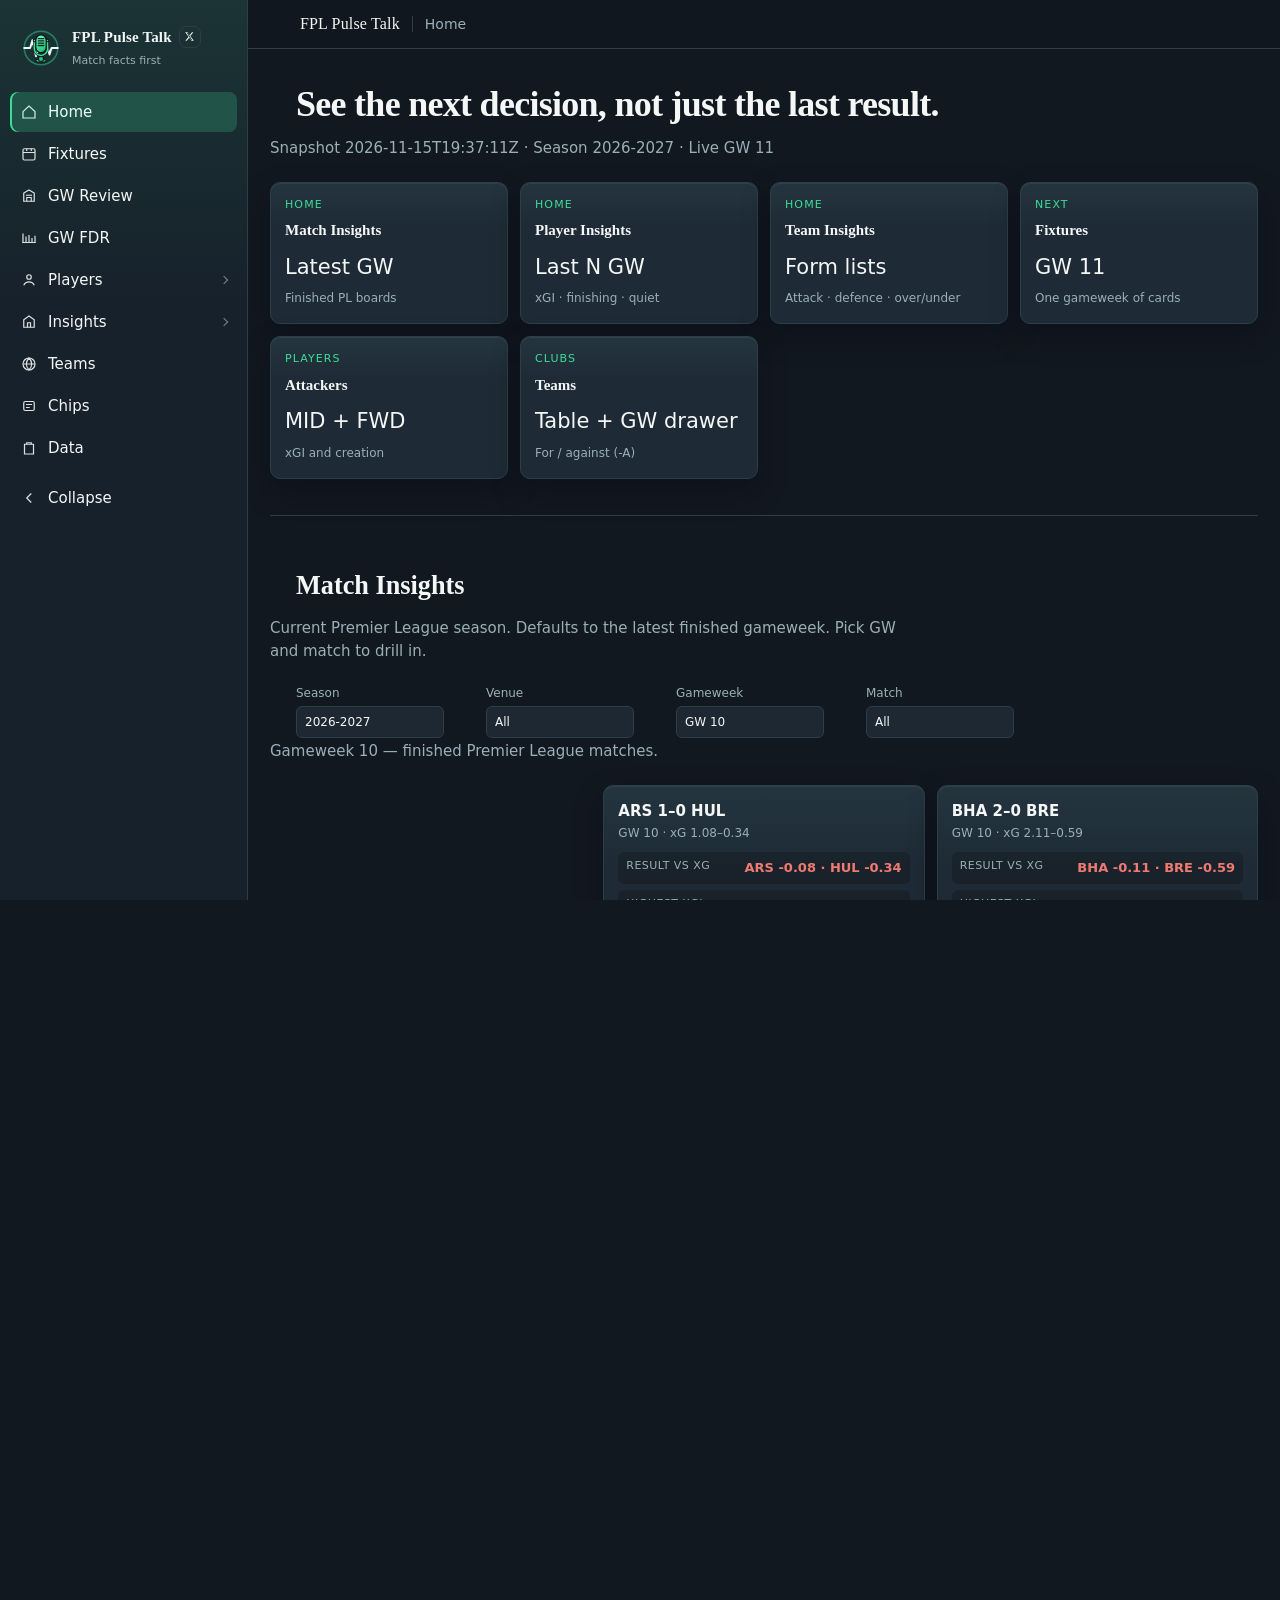
<file: web/index.html>
<!DOCTYPE html>
<html lang="en">
<head>
  <meta charset="utf-8" />
  <meta name="viewport" content="width=device-width, initial-scale=1" />
  <title>FPL Pulse Talk</title>
  <link rel="icon" type="image/png" href="./assets/fpl-pulse-logo.png" />
  <link rel="apple-touch-icon" href="./assets/fpl-pulse-logo.png" />
  <link rel="preconnect" href="https://fonts.googleapis.com" />
  <link rel="preconnect" href="https://fonts.gstatic.com" crossorigin />
  <link href="https://fonts.googleapis.com/css2?family=Roboto:wght@400;500;600&display=swap" rel="stylesheet" />
  <link rel="stylesheet" href="./styles.css?v=57" />
  <link rel="stylesheet" href="./understat-shots.css?v=20" />
</head>
<body>
  <div id="tooltip" hidden></div>
  <a class="skip" href="#main">Skip to content</a>

  <div class="app" id="app">
    <aside class="sidebar" id="sidebar" data-name="nav.shell">
      <div class="sidebar-head">
        <div class="brand" data-name="nav.brand">
          <span class="brand-pulse" aria-hidden="true">
            <svg viewBox="0 0 48 48" class="pulse-mark" fill="none">
              <defs>
                <linearGradient id="fplMicFill" x1="18" y1="12" x2="30" y2="32" gradientUnits="userSpaceOnUse">
                  <stop offset="0%" stop-color="#7af5c4"/>
                  <stop offset="48%" stop-color="#3ddc97"/>
                  <stop offset="100%" stop-color="#1f9a68"/>
                </linearGradient>
                <linearGradient id="fplYokeFill" x1="16" y1="16" x2="32" y2="36" gradientUnits="userSpaceOnUse">
                  <stop offset="0%" stop-color="#5ee4b0"/>
                  <stop offset="100%" stop-color="#2bb87a"/>
                </linearGradient>
              </defs>
              <circle class="pulse-ring" cx="24" cy="24" r="17.5" />
              <path class="pulse-ecg" d="M6.5 24h6.2l2.3-8.2 3.8 16.8 2.3-8.6H22.2M25.8 24h1.6l2.1-6.8 3.4 13.6 2.1-6.8H41.5" />
              <g class="pulse-mic">
                <ellipse cx="24" cy="37.2" rx="5.4" ry="1.7" fill="url(#fplYokeFill)" stroke="#0a1612" stroke-width="1.15"/>
                <path d="M21.6 33.2h4.8v3.2c0 .9-1.1 1.5-2.4 1.5s-2.4-.6-2.4-1.5v-3.2z" fill="url(#fplYokeFill)" stroke="#0a1612" stroke-width="1.1"/>
                <path d="M17.2 15.6v9.4c0 3.75 3.05 6.8 6.8 6.8s6.8-3.05 6.8-6.8v-9.4" class="pulse-yoke-outline"/>
                <path d="M17.2 15.6v9.4c0 3.75 3.05 6.8 6.8 6.8s6.8-3.05 6.8-6.8v-9.4" class="pulse-yoke-fill"/>
                <circle cx="17.2" cy="16.2" r="1.35" fill="url(#fplMicFill)" stroke="#0a1612" stroke-width="1.05"/>
                <circle cx="30.8" cy="16.2" r="1.35" fill="url(#fplMicFill)" stroke="#0a1612" stroke-width="1.05"/>
                <rect x="18.6" y="10.4" width="10.8" height="18.4" rx="5.4" fill="url(#fplMicFill)" stroke="#0a1612" stroke-width="1.25"/>
                <path class="pulse-grille" d="M21.1 14.2h5.8M21.1 16.6h5.8M21.1 19h5.8M21.1 21.4h5.8"/>
              </g>
            </svg>
          </span>
          <div class="brand-copy">
            <div class="brand-line">
              <strong>FPL Pulse Talk</strong>
              <a class="social-x" href="https://x.com/fpl_pulse_talk" target="_blank" rel="noopener" aria-label="FPL Pulse Talk on X">
                <svg viewBox="0 0 24 24" aria-hidden="true"><path d="M4 4l6.3 8.4L4.4 20H7l4.5-5.8L15.8 20H20l-6.5-8.7L19.1 4h-2.6l-4.2 5.5L8.2 4H4zm3.1 1.5h1.8l8 13h-1.8l-8-13z" fill="currentColor"/></svg>
              </a>
            </div>
            <small>Match facts first</small>
          </div>
        </div>
      </div>
      <nav class="side-nav" data-name="nav.links" aria-label="Primary">
        <a href="#home" class="nav-link" data-page="home" data-name="nav.home">
          <svg viewBox="0 0 24 24" aria-hidden="true"><path d="M4 11.5 12 4l8 7.5V20H4z" fill="none" stroke="currentColor" stroke-width="1.6"/></svg>
          <span>Home</span>
        </a>
        <a href="#fixtures" class="nav-link" data-page="fixtures" data-name="nav.fixtures">
          <svg viewBox="0 0 24 24" aria-hidden="true"><rect x="4" y="5" width="16" height="15" rx="2" fill="none" stroke="currentColor" stroke-width="1.6"/><path d="M4 10h16M9 5v3M15 5v3" fill="none" stroke="currentColor" stroke-width="1.6"/></svg>
          <span>Fixtures</span>
        </a>
        <a href="#gw-review" class="nav-link" data-page="gw-review" data-name="nav.gw_review">
          <svg viewBox="0 0 24 24" aria-hidden="true"><path d="M5 19V8l7-4 7 4v11H5z" fill="none" stroke="currentColor" stroke-width="1.6"/><path d="M9 19v-5h6v5" fill="none" stroke="currentColor" stroke-width="1.5"/><path d="M8 11h8" fill="none" stroke="currentColor" stroke-width="1.4"/></svg>
          <span>GW Review</span>
        </a>
        <a href="#gw-fdr" class="nav-link" data-page="gw-fdr" data-name="nav.gw_fdr">
          <svg viewBox="0 0 24 24" aria-hidden="true"><path d="M4 18V6M8 18V10M12 18V8M16 18V12M20 18V9" fill="none" stroke="currentColor" stroke-width="1.6"/><path d="M3 18h18" fill="none" stroke="currentColor" stroke-width="1.4"/></svg>
          <span>GW FDR</span>
        </a>
        <div class="nav-block" data-group="players" data-name="nav.players">
          <button type="button" class="nav-link nav-parent" data-page="players">
            <svg viewBox="0 0 24 24" aria-hidden="true"><circle cx="12" cy="8" r="3" fill="none" stroke="currentColor" stroke-width="1.6"/><path d="M5 19c1.4-3 4-4.5 7-4.5S17.6 16 19 19" fill="none" stroke="currentColor" stroke-width="1.6"/></svg>
            <span>Players</span>
            <i class="chev" aria-hidden="true"></i>
          </button>
          <div class="nav-kids">
            <a class="nav-link" href="#attackers" data-page="attackers" data-name="nav.attackers">
              <svg viewBox="0 0 24 24" aria-hidden="true"><path d="M13 3l-2 7h5l-6 11 2-7H7l6-11z" fill="none" stroke="currentColor" stroke-width="1.6"/></svg>
              <span>Attackers</span>
            </a>
            <a class="nav-link" href="#defenders" data-page="defenders" data-name="nav.defenders">
              <svg viewBox="0 0 24 24" aria-hidden="true"><path d="M12 3 5 6v6c0 5 3.2 7.8 7 9 3.8-1.2 7-4 7-9V6l-7-3z" fill="none" stroke="currentColor" stroke-width="1.6"/></svg>
              <span>Defenders</span>
            </a>
            <a class="nav-link" href="#gk" data-page="gk" data-name="nav.gk">
              <svg viewBox="0 0 24 24" aria-hidden="true"><rect x="7" y="4" width="10" height="16" rx="3" fill="none" stroke="currentColor" stroke-width="1.6"/><path d="M7 10h10" fill="none" stroke="currentColor" stroke-width="1.6"/></svg>
              <span>Goalkeepers</span>
            </a>
          </div>
        </div>
        <div class="nav-block" data-group="insights" data-name="nav.insights">
          <button type="button" class="nav-link nav-parent" data-page="insights">
            <svg viewBox="0 0 24 24" aria-hidden="true"><path d="M5 19V9l7-5 7 5v10H5z" fill="none" stroke="currentColor" stroke-width="1.6"/><path d="M10 19v-6h4v6" fill="none" stroke="currentColor" stroke-width="1.6"/></svg>
            <span>Insights</span>
            <i class="chev" aria-hidden="true"></i>
          </button>
          <div class="nav-kids">
            <a class="nav-link" href="#insights-understat" data-page="insights-understat" data-name="nav.insights.understat">
              <svg viewBox="0 0 24 24" aria-hidden="true"><rect x="4" y="4" width="7" height="7" rx="1.2" fill="none" stroke="currentColor" stroke-width="1.6"/><rect x="13" y="4" width="7" height="4" rx="1.2" fill="none" stroke="currentColor" stroke-width="1.6"/><rect x="13" y="10" width="7" height="10" rx="1.2" fill="none" stroke="currentColor" stroke-width="1.6"/><rect x="4" y="13" width="7" height="7" rx="1.2" fill="none" stroke="currentColor" stroke-width="1.6"/></svg>
              <span>Understat</span>
            </a>
            <a class="nav-link" href="#insights-sofascore" data-page="insights-sofascore" data-name="nav.insights.sofascore">
              <svg viewBox="0 0 24 24" aria-hidden="true"><rect x="4" y="4" width="7" height="7" rx="1.2" fill="none" stroke="currentColor" stroke-width="1.6"/><rect x="13" y="4" width="7" height="4" rx="1.2" fill="none" stroke="currentColor" stroke-width="1.6"/><rect x="13" y="10" width="7" height="10" rx="1.2" fill="none" stroke="currentColor" stroke-width="1.6"/><rect x="4" y="13" width="7" height="7" rx="1.2" fill="none" stroke="currentColor" stroke-width="1.6"/></svg>
              <span>SofaScore</span>
            </a>
            <a class="nav-link" href="#insights-sofascore-sides" data-page="insights-sofascore-sides" data-name="nav.insights.sofascore_sides">
              <svg viewBox="0 0 24 24" aria-hidden="true"><rect x="4" y="5" width="16" height="14" rx="1.5" fill="none" stroke="currentColor" stroke-width="1.6"/><path d="M9.3 5v14M14.7 5v14" fill="none" stroke="currentColor" stroke-width="1.4"/></svg>
              <span>SofaScore sides</span>
            </a>
            <a class="nav-link" href="#insights-fpl-treemap" data-page="insights-fpl-treemap" data-name="nav.insights.fpl_treemap">
              <svg viewBox="0 0 24 24" aria-hidden="true"><rect x="4" y="4" width="9" height="7" rx="1.2" fill="none" stroke="currentColor" stroke-width="1.6"/><rect x="15" y="4" width="5" height="12" rx="1.2" fill="none" stroke="currentColor" stroke-width="1.6"/><rect x="4" y="13" width="9" height="7" rx="1.2" fill="none" stroke="currentColor" stroke-width="1.6"/><rect x="15" y="18" width="5" height="2" rx="1" fill="currentColor"/></svg>
              <span>FPL treemap</span>
            </a>
            <a class="nav-link" href="#insights-player-performance" data-page="insights-player-performance" data-name="nav.insights.player_performance">
              <svg viewBox="0 0 24 24" aria-hidden="true"><path d="M4 20V4M4 20h16" fill="none" stroke="currentColor" stroke-width="1.6"/><path d="M6.5 18.5L19 6" fill="none" stroke="currentColor" stroke-width="1.4" stroke-dasharray="3 2"/><circle cx="9" cy="14" r="1.7" fill="currentColor"/><circle cx="13" cy="8.5" r="1.7" fill="currentColor"/><circle cx="16.5" cy="13" r="1.7" fill="currentColor"/></svg>
              <span>Player performances</span>
            </a>
            <a class="nav-link" href="#insights-team-performance" data-page="insights-team-performance" data-name="nav.insights.team_performance">
              <svg viewBox="0 0 24 24" aria-hidden="true"><path d="M4 20V4M4 20h16" fill="none" stroke="currentColor" stroke-width="1.6"/><path d="M6.5 18.5L19 6" fill="none" stroke="currentColor" stroke-width="1.4" stroke-dasharray="3 2"/><circle cx="8" cy="12" r="2.2" fill="currentColor"/><circle cx="14" cy="9" r="2.2" fill="currentColor"/><circle cx="17" cy="15" r="2.2" fill="currentColor"/></svg>
              <span>Team performances</span>
            </a>
            <a class="nav-link" href="#insights-finishing" data-page="insights-finishing" data-name="nav.insights.finishing">
              <svg viewBox="0 0 24 24" aria-hidden="true"><circle cx="12" cy="12" r="7" fill="none" stroke="currentColor" stroke-width="1.6"/><circle cx="12" cy="12" r="2.5" fill="currentColor"/></svg>
              <span>Finishing</span>
            </a>
            <a class="nav-link" href="#insights-team-sides" data-page="insights-team-sides" data-name="nav.insights.team_sides">
              <svg viewBox="0 0 24 24" aria-hidden="true"><rect x="4" y="5" width="16" height="14" rx="1.5" fill="none" stroke="currentColor" stroke-width="1.6"/><path d="M9.3 5v14M14.7 5v14" fill="none" stroke="currentColor" stroke-width="1.4"/></svg>
              <span>Team shot sides</span>
            </a>
            <a class="nav-link" href="#insights-fixture-proof" data-page="insights-fixture-proof" data-name="nav.insights.fixture_proof">
              <svg viewBox="0 0 24 24" aria-hidden="true"><path d="M5 12h14" fill="none" stroke="currentColor" stroke-width="1.6"/><circle cx="7" cy="12" r="2.2" fill="currentColor"/><circle cx="12" cy="12" r="2.2" fill="none" stroke="currentColor" stroke-width="1.5"/><circle cx="17" cy="12" r="2.2" fill="currentColor" opacity="0.55"/></svg>
              <span>Fixture Proof</span>
            </a>
          </div>
        </div>
        <a href="#teams" class="nav-link" data-page="teams" data-name="nav.teams">
          <svg viewBox="0 0 24 24" aria-hidden="true"><circle cx="12" cy="12" r="8" fill="none" stroke="currentColor" stroke-width="1.6"/><path d="M4.5 12h15M12 4c2.4 2.6 3.6 5.4 3.6 8S14.4 17.4 12 20c-2.4-2.6-3.6-5.4-3.6-8S9.6 6.6 12 4z" fill="none" stroke="currentColor" stroke-width="1.5"/></svg>
          <span>Teams</span>
        </a>
        <a href="#chips" class="nav-link" data-page="chips" data-name="nav.chips">
          <svg viewBox="0 0 24 24" aria-hidden="true"><rect x="5" y="6" width="14" height="12" rx="2" fill="none" stroke="currentColor" stroke-width="1.6"/><path d="M8 10h8M8 14h5" fill="none" stroke="currentColor" stroke-width="1.6"/></svg>
          <span>Chips</span>
        </a>
        <a href="#data" class="nav-link" data-page="data" data-name="nav.data">
          <svg viewBox="0 0 24 24" aria-hidden="true"><path d="M6 7h12v13H6z" fill="none" stroke="currentColor" stroke-width="1.6"/><path d="M9 7V5h6v2" fill="none" stroke="currentColor" stroke-width="1.6"/></svg>
          <span>Data</span>
        </a>
        <button type="button" class="nav-link" id="sidebar-collapse" data-name="nav.collapse" aria-label="Collapse menu">
          <svg viewBox="0 0 24 24" aria-hidden="true"><path d="M15 6l-6 6 6 6" fill="none" stroke="currentColor" stroke-width="1.6"/></svg>
          <span>Collapse</span>
        </button>
      </nav>
    </aside>

    <div class="workspace">
      <header class="topbar" data-name="nav.topbar">
        <button type="button" class="icon-btn" id="sidebar-open" aria-label="Open menu">
          <svg viewBox="0 0 24 24" aria-hidden="true"><path d="M5 7h14M5 12h14M5 17h14" fill="none" stroke="currentColor" stroke-width="1.6"/></svg>
        </button>
        <p class="topbar-brand">FPL Pulse Talk</p>
        <span class="topbar-sep" aria-hidden="true"></span>
        <p id="topbar-title" class="topbar-title">Home</p>
      </header>
      <p id="boot-error" class="boot-error" hidden></p>
      <main id="main">
        <section class="page" id="page-home">
          <div class="page-head">
            <div class="name-row" data-name="home.title"><h1>See the next decision, not just the last result.</h1></div>
            <p id="home-meta" class="lede" data-name="home.meta"></p>
          </div>
          <div id="home-jumps" data-name="home.jumps"></div>

          <section class="home-section" id="home-match-insights" data-name="home.matches">
            <div class="page-head tight">
              <div class="name-row" data-name="home.matches.title"><h2>Match Insights</h2></div>
              <p class="lede">Current Premier League season. Defaults to the latest finished gameweek. Pick GW and match to drill in.</p>
            </div>
            <div id="insights-matches-controls"></div>
            <div id="insights-matches-board" data-name="home.matches.board"></div>
          </section>

          <section class="home-section" id="home-player-insights" data-name="home.players">
            <div class="page-head tight">
              <div class="name-row" data-name="home.players.title"><h2>Player Insights</h2></div>
              <p class="lede">Compact lists. Window is last N gameweeks, capped at 10. Green is overperformance, red is under, amber is a watch.</p>
            </div>
            <div id="insights-players-controls"></div>
            <div class="insight-grid">
              <section>
                <div class="name-row" data-name="home.players.topxgi.title"><h3>Top xGI</h3></div>
                <div id="insights-topxgi"></div>
              </section>
              <section>
                <div class="name-row" data-name="home.players.rising.title"><h3>Rising xGI/90</h3></div>
                <div id="insights-rising"></div>
              </section>
              <section>
                <div class="name-row" data-name="home.players.finishing.title"><h3>Finishing over / under</h3></div>
                <div id="insights-finishing"></div>
              </section>
              <section>
                <div class="name-row" data-name="home.players.quiet.title"><h3>High xGI, low return</h3></div>
                <div id="insights-quiet"></div>
              </section>
            </div>
          </section>

          <section class="home-section" id="home-team-insights" data-name="home.teams">
            <div class="page-head tight">
              <div class="name-row" data-name="home.teams.title"><h2>Team Insights</h2></div>
              <p class="lede">Club-level signals in the last N gameweeks. Green / red only on over and under performance.</p>
            </div>
            <div id="insights-teams-controls"></div>
            <div class="insight-grid">
              <section>
                <div class="name-row" data-name="home.teams.attack.title"><h3>Highest xG for</h3></div>
                <div id="insights-team-attack"></div>
              </section>
              <section>
                <div class="name-row" data-name="home.teams.defend.title"><h3>Lowest xG against</h3></div>
                <div id="insights-team-defend"></div>
              </section>
              <section>
                <div class="name-row" data-name="home.teams.over.title"><h3>Goals vs xG</h3></div>
                <div id="insights-team-over"></div>
              </section>
              <section>
                <div class="name-row" data-name="home.teams.leak.title"><h3>Goals conceded vs xGA</h3></div>
                <div id="insights-team-leak"></div>
              </section>
            </div>
          </section>
        </section>

        <section class="page" id="page-fixtures" hidden>
          <div class="page-head">
            <div class="name-row" data-name="fixtures.title"><h1>Fixtures</h1></div>
            <p class="lede">One gameweek of predicted-xG cards. The next GW appears only after this one is finished.</p>
            <p id="fixtures-gw-label" class="lede tight" data-name="fixtures.gwlabel"></p>
          </div>
          <div class="toolbar" data-name="fixtures.controls">
            <div id="fixtures-comp-host"></div>
            <a id="fdr-link" class="btn-ext" data-name="fixtures.fdr" target="_blank" rel="noopener">Full FDR planner ↗</a>
          </div>
          <div id="fixtures-cards" class="fx-grid" data-name="fixtures.cards"></div>
          <div class="name-row" data-name="fixtures.ticker.title"><h2>Next six gameweeks</h2></div>
          <div id="fixtures-ticker" class="ticker-wrap" data-name="fixtures.ticker"></div>
        </section>

        <section class="page" id="page-gw-review" hidden>
          <div class="page-head">
            <div class="name-row" data-name="gw_review.title"><h1>GW Review</h1></div>
            <p class="lede">FPL snapshot for one gameweek — points, attack, defence, and a pitch XI. Each card downloads as a phone-friendly 9:15 image.</p>
          </div>
          <div class="gwrev" id="gwrev-root">
            <section class="perf-controls" aria-label="GW Review filters" data-name="gw_review.controls">
              <label class="perf-field" data-name="gw_review.controls.season">
                <span>Season</span>
                <select id="gwrev-season"></select>
              </label>
              <label class="perf-field" data-name="gw_review.controls.gw">
                <span>Gameweek</span>
                <select id="gwrev-gw"></select>
              </label>
            </section>
            <p class="perf-status" id="gwrev-status" data-name="gw_review.status"></p>
            <div class="gwrev-board" id="gwrev-board" data-name="gw_review.board"></div>
          </div>
        </section>

        <section class="page" id="page-attackers" hidden>
          <div class="page-head">
            <div class="name-row" data-name="attackers.title"><h1>Attackers</h1></div>
            <p class="lede">Last N GW for recent form, or set an exact GW range. Team and player filters sit on the table.</p>
          </div>
          <div id="attackers-root"></div>
        </section>

        <section class="page" id="page-defenders" hidden>
          <div class="page-head">
            <div class="name-row" data-name="defenders.title"><h1>Defenders</h1></div>
            <p class="lede">Tkl, CBI and DefCon stay per 90. Use the metric-group buttons for aerials and volume defending.</p>
          </div>
          <div id="defenders-root"></div>
        </section>

        <section class="page" id="page-gk" hidden>
          <div class="page-head">
            <div class="name-row" data-name="gk.title"><h1>Goalkeepers</h1></div>
            <p class="lede">xGP is xG prevented via saves. xGOTf is on-target xG faced.</p>
          </div>
          <div id="gk-root"></div>
        </section>

        <section class="page" id="page-insights-understat" hidden>
          <div class="page-head">
            <div class="name-row" data-name="insights.understat.title"><h1>Understat</h1></div>
            <p class="lede">How teams create and concede shots — when in the match, and how fast the attack builds. Treemap, mixes, defence, match clock, and attack tempo.</p>
          </div>
          <div class="us-shots" id="us-shots-root">
            <nav class="views" aria-label="Views" data-name="shots.views">
              <button type="button" class="view on" data-view="treemap" data-name="shots.views.treemap">Player treemap</button>
              <button type="button" class="view" data-view="situation" data-name="shots.views.situation">Situation matrix</button>
              <button type="button" class="view" data-view="last_action" data-name="shots.views.last_action">Last-action matrix</button>
              <button type="button" class="view" data-view="against" data-name="shots.views.against">Against (defence)</button>
              <button type="button" class="view" data-view="timing" data-name="shots.views.timing">Match timing</button>
              <button type="button" class="view" data-view="tempo" data-name="shots.views.tempo">Attack tempo</button>
            </nav>

            <section class="controls" aria-label="Filters" data-name="shots.controls">
              <div class="controls-main">
                <div class="controls-body">
                  <div class="filters-row">
                    <div class="field-stack" data-name="shots.controls.season_stack">
                      <label class="field field-eq" data-name="shots.controls.season">
                        <span>Season</span>
                        <select id="us-season"></select>
                      </label>
                      <label class="check shot-only" data-name="shots.controls.per90">
                        <input type="checkbox" id="us-per90" />
                        <span>Per 90</span>
                      </label>
                      <label class="check shot-only" data-name="shots.controls.min45">
                        <input type="checkbox" id="us-min45" />
                        <span>45+ mins</span>
                      </label>
                    </div>
                    <label class="field field-eq shot-only" data-name="shots.controls.metric">
                      <span id="us-metric-label">Metric</span>
                      <select id="us-metric">
                        <option value="xg">xG</option>
                        <option value="shots">Shots</option>
                        <option value="sot">Shots on target</option>
                        <option value="cc">Chances created</option>
                        <option value="cc_xg">xG assisted</option>
                      </select>
                    </label>
                    <div class="field field-eq shot-only" data-name="shots.controls.situations">
                      <span>Situations</span>
                      <div class="ms-drop" id="us-situations-drop">
                        <button type="button" class="ms-toggle" id="us-situations-toggle" aria-expanded="false">All situations</button>
                        <div class="ms-menu" id="us-situations-menu" hidden></div>
                      </div>
                    </div>
                    <label class="field field-eq shot-only" id="us-against-dim-wrap" data-name="shots.controls.against_split" hidden>
                      <span>Against split</span>
                      <select id="us-against-dim">
                        <option value="situation">Situation</option>
                        <option value="last_action">Last-action group</option>
                      </select>
                    </label>
                    <label class="field field-eq context-metric" id="us-timing-metric-wrap" data-name="shots.controls.timing_metric">
                      <span>Metric</span>
                      <select id="us-timing-metric">
                        <option value="G">G — Goals scored</option>
                        <option value="xG">xG — Expected goals</option>
                        <option value="Sh">Sh — Shots taken</option>
                        <option value="ShC">ShC — Shots conceded</option>
                        <option value="GC">GC — Goals conceded</option>
                        <option value="xGC">xGC — Expected goals against</option>
                      </select>
                    </label>
                    <div class="field timing-gw-only" id="us-timing-gw-wrap" data-name="shots.controls.timing_gw">
                      <span>Gameweeks</span>
                      <div class="timing-gw" id="us-timing-gw">
                        <span class="timing-gw-label" id="us-timing-gw-label">GW 1–38</span>
                        <div class="range-2" id="us-gw-range"></div>
                      </div>
                    </div>
                    <div class="field field-teams" data-name="shots.controls.teams">
                      <span>Teams</span>
                      <div id="us-team-pills" class="pills pills-teams"></div>
                    </div>
                  </div>
                </div>
                <div class="team-actions">
                  <button type="button" class="ghost" id="us-top-teams" data-name="shots.controls.top_teams">Top 10</button>
                  <button type="button" class="ghost" id="us-all-teams" data-name="shots.controls.all_teams">All teams</button>
                  <button type="button" class="ghost" id="us-help-open" data-name="shots.controls.definitions">Definitions</button>
                </div>
              </div>
            </section>

            <p class="status" id="us-status" data-name="shots.status"></p>
            <div id="us-chart" class="chart" role="img" aria-label="Shot creation visualization" data-name="shots.chart.treemap"></div>
            <div id="us-matrix" class="matrix" hidden data-name="shots.chart.matrix"></div>
            <div id="us-timing" class="timing-board" hidden data-name="shots.chart.timing"></div>
            <div id="us-tempo" class="timing-board tempo-board" hidden data-name="shots.chart.tempo"></div>
            <p class="footnote" id="us-footnote" data-name="shots.footnote"></p>
            <div class="chart-dl-row">
              <button type="button" class="chart-dl" id="us-chart-dl" data-name="shots.export">Download chart</button>
            </div>

            <aside id="us-drawer" class="drawer" hidden data-name="shots.drawer">
              <div class="drawer-head">
                <h2 id="us-drawer-title">Team</h2>
                <button type="button" class="ghost" id="us-drawer-close">Close</button>
              </div>
              <div id="us-drawer-body" data-name="shots.drawer.body"></div>
            </aside>

            <dialog id="us-defs" data-name="shots.defs">
              <form method="dialog" class="defs-card">
                <header>
                  <h2>How to read this</h2>
                  <button value="close" class="ghost">Close</button>
                </header>
                <div id="us-defs-body"></div>
              </form>
            </dialog>
            <div id="us-tip" class="tip" hidden></div>
          </div>
        </section>

        <section class="page" id="page-insights-sofascore" hidden>
          <div class="page-head">
            <div class="name-row" data-name="insights.sofascore.title"><h1>SofaScore</h1></div>
            <p class="lede">How teams create and concede shots on SofaScore — situation mix and match clock. Parallel to Understat; numbers are never mixed. No last-action or attack tempo (SofaScore does not publish them).</p>
          </div>
          <div class="us-shots ss-shots" id="ss-shots-root">
            <nav class="views" aria-label="Views" data-name="ss.shots.views">
              <button type="button" class="view on" data-view="treemap" data-name="ss.shots.views.treemap">Player treemap</button>
              <button type="button" class="view" data-view="situation" data-name="ss.shots.views.situation">Situation matrix</button>
              <button type="button" class="view" data-view="against" data-name="ss.shots.views.against">Against (defence)</button>
              <button type="button" class="view" data-view="timing" data-name="ss.shots.views.timing">Match timing</button>
            </nav>

            <section class="controls" aria-label="Filters" data-name="ss.shots.controls">
              <div class="controls-main">
                <div class="controls-body">
                  <div class="filters-row">
                    <div class="field-stack" data-name="ss.shots.controls.season_stack">
                      <label class="field field-eq" data-name="ss.shots.controls.season">
                        <span>Season</span>
                        <select id="ss-season"></select>
                      </label>
                      <label class="check shot-only" data-name="ss.shots.controls.per90">
                        <input type="checkbox" id="ss-per90" />
                        <span>Per 90</span>
                      </label>
                      <label class="check shot-only" data-name="ss.shots.controls.min45">
                        <input type="checkbox" id="ss-min45" />
                        <span>45+ mins</span>
                      </label>
                    </div>
                    <label class="field field-eq shot-only" data-name="ss.shots.controls.metric">
                      <span id="ss-metric-label">Metric</span>
                      <select id="ss-metric">
                        <option value="xg">xG</option>
                        <option value="shots">Shots</option>
                        <option value="sot">Shots on target</option>
                        <option value="xa">xA_sf</option>
                      </select>
                    </label>
                    <div class="field field-eq shot-only" data-name="ss.shots.controls.situations">
                      <span>Situations</span>
                      <div class="ms-drop" id="ss-situations-drop">
                        <button type="button" class="ms-toggle" id="ss-situations-toggle" aria-expanded="false">All situations</button>
                        <div class="ms-menu" id="ss-situations-menu" hidden></div>
                      </div>
                    </div>
                    <label class="field field-eq shot-only" id="ss-against-dim-wrap" data-name="ss.shots.controls.against_split" hidden>
                      <span>Against split</span>
                      <select id="ss-against-dim">
                        <option value="situation">Situation</option>
                      </select>
                    </label>
                    <label class="field field-eq context-metric" id="ss-timing-metric-wrap" data-name="ss.shots.controls.timing_metric">
                      <span>Metric</span>
                      <select id="ss-timing-metric">
                        <option value="G">G — Goals scored</option>
                        <option value="xG">xG — Expected goals</option>
                        <option value="Sh">Sh — Shots taken</option>
                        <option value="ShC">ShC — Shots conceded</option>
                        <option value="GC">GC — Goals conceded</option>
                        <option value="xGC">xGC — Expected goals against</option>
                      </select>
                    </label>
                    <div class="field timing-gw-only" id="ss-timing-gw-wrap" data-name="ss.shots.controls.timing_gw">
                      <span>Gameweeks</span>
                      <div class="timing-gw" id="ss-timing-gw">
                        <span class="timing-gw-label" id="ss-timing-gw-label">GW 1–38</span>
                        <div class="range-2" id="ss-gw-range"></div>
                      </div>
                    </div>
                    <div class="field field-teams" data-name="ss.shots.controls.teams">
                      <span>Teams</span>
                      <div id="ss-team-pills" class="pills pills-teams"></div>
                    </div>
                  </div>
                </div>
                <div class="team-actions">
                  <button type="button" class="ghost" id="ss-top-teams" data-name="ss.shots.controls.top_teams">Top 10</button>
                  <button type="button" class="ghost" id="ss-all-teams" data-name="ss.shots.controls.all_teams">All teams</button>
                  <button type="button" class="ghost" id="ss-help-open" data-name="ss.shots.controls.definitions">Definitions</button>
                </div>
              </div>
            </section>

            <p class="status" id="ss-status" data-name="ss.shots.status"></p>
            <div id="ss-chart" class="chart" role="img" aria-label="SofaScore shot creation visualization" data-name="ss.shots.chart.treemap"></div>
            <div id="ss-matrix" class="matrix" hidden data-name="ss.shots.chart.matrix"></div>
            <div id="ss-timing" class="timing-board" hidden data-name="ss.shots.chart.timing"></div>
            <p class="footnote" id="ss-footnote" data-name="ss.shots.footnote"></p>
            <div class="chart-dl-row">
              <button type="button" class="chart-dl" id="ss-chart-dl" data-name="ss.shots.export">Download chart</button>
            </div>

            <aside id="ss-drawer" class="drawer" hidden data-name="ss.shots.drawer">
              <div class="drawer-head">
                <h2 id="ss-drawer-title">Team</h2>
                <button type="button" class="ghost" id="ss-drawer-close">Close</button>
              </div>
              <div id="ss-drawer-body" data-name="ss.shots.drawer.body"></div>
            </aside>

            <dialog id="ss-defs" data-name="ss.shots.defs">
              <form method="dialog" class="defs-card">
                <header>
                  <h2>How to read this</h2>
                  <button value="close" class="ghost">Close</button>
                </header>
                <div id="ss-defs-body"></div>
              </form>
            </dialog>
            <div id="ss-tip" class="tip" hidden></div>
          </div>
        </section>

        <section class="page" id="page-insights-fpl-treemap" hidden>
          <div class="page-head">
            <div class="name-row" data-name="insights.fpl_treemap.title"><h1>FPL player treemap</h1></div>
            <p class="lede">FPL-Core player-match metrics, grouped by team. Tile area follows the selected primary metric; every tile also shows its paired supporting metric.</p>
          </div>
          <div class="fpl-map" id="fpl-map-root">
            <section class="fpl-map-controls" aria-label="FPL treemap filters" data-name="fpl_treemap.controls">
              <label class="fpl-map-field" data-name="fpl_treemap.controls.season">
                <span>Season</span>
                <select id="fpl-map-season"></select>
              </label>
              <label class="fpl-map-field" data-name="fpl_treemap.controls.metric">
                <span>Metric</span>
                <select id="fpl-map-metric">
                  <option value="G">Goals (G · xG)</option>
                  <option value="A">Assists (A · CC)</option>
                  <option value="xGI">Expected involvement (xGI · xG)</option>
                  <option value="DefCon">Defensive contributions (DC · CS)</option>
                  <option value="BigChance">Big chances (BCT · BCS · BCM)</option>
                </select>
              </label>
              <label class="fpl-map-field" data-name="fpl_treemap.controls.sort">
                <span>Size / sort by</span>
                <select id="fpl-map-sort"></select>
              </label>
              <div class="fpl-map-field fpl-map-extra" data-name="fpl_treemap.controls.extra">
                <span>Extra metrics</span>
                <div class="perf-ms" id="fpl-map-extra-drop">
                  <button type="button" class="ms-btn" id="fpl-map-extra-btn" aria-haspopup="listbox" aria-expanded="false">None</button>
                  <div class="perf-ms-menu" id="fpl-map-extra-menu" hidden role="listbox"></div>
                </div>
              </div>
              <label class="fpl-map-field" data-name="fpl_treemap.controls.position">
                <span>Position</span>
                <select id="fpl-map-position">
                  <option value="ALL">All</option>
                  <option value="MID">MID</option>
                  <option value="ATT">ATT</option>
                  <option value="DEF">DEF + GK</option>
                </select>
              </label>
              <div class="fpl-map-field fpl-map-gw" data-name="fpl_treemap.controls.gw">
                <span id="fpl-map-gw-label">GW 1–38</span>
                <div class="range-2" id="fpl-map-gw-range"></div>
              </div>
              <label class="fpl-map-field fpl-map-check" data-name="fpl_treemap.controls.per90">
                <input type="checkbox" id="fpl-map-per90" />
                <span>Per 90</span>
              </label>
              <label class="fpl-map-field fpl-map-check" data-name="fpl_treemap.controls.min45">
                <input type="checkbox" id="fpl-map-min45" />
                <span>45+ mins</span>
              </label>
              <div class="fpl-map-team-filter" data-name="fpl_treemap.controls.teams">
                <span>Teams</span>
                <div class="fpl-map-pills" id="fpl-map-team-pills"></div>
                <div class="fpl-map-team-actions">
                  <button type="button" id="fpl-map-top-teams">Top 10</button>
                  <button type="button" id="fpl-map-all-teams">All teams</button>
                </div>
              </div>
            </section>
            <p class="fpl-map-status" id="fpl-map-status" data-name="fpl_treemap.status"></p>
            <div class="fpl-map-chart" id="fpl-map-chart" role="img" aria-label="FPL player treemap" data-name="fpl_treemap.chart"></div>
            <div class="fpl-map-tip" id="fpl-map-tip" hidden></div>
            <div class="chart-dl-row">
              <button type="button" class="chart-dl" id="fpl-map-chart-dl" data-name="fpl_treemap.export">Download chart</button>
            </div>
          </div>
        </section>

        <section class="page" id="page-insights-player-performance" hidden>
          <div class="page-head">
            <div class="name-row" data-name="insights.player_performance.title"><h1>Player performances</h1></div>
            <div class="lede perf-lede" data-name="insights.player_performance.lede">
              <p>Choose X, Y, bubble size and sort metric, then take the top players in that window. Starting combinations:</p>
              <p><strong>Goal threat:</strong> xG vs G · xGI vs GI · xG vs xGOT · TiB vs xG.</p>
              <p><strong>Creativity:</strong> xA vs A · xA vs CC.</p>
              <p><strong>Defence:</strong> DC vs CS · DC vs xGI · GC vs xGC.</p>
            </div>
          </div>
          <div class="perf" id="perf-root">
            <section class="perf-controls" aria-label="Player performance filters" data-name="player_performance.controls">
              <label class="perf-field" data-name="player_performance.controls.season">
                <span>Season</span>
                <select id="perf-season"></select>
              </label>
              <label class="perf-field" data-name="player_performance.controls.x">
                <span>X axis</span>
                <select id="perf-x"></select>
              </label>
              <label class="perf-field" data-name="player_performance.controls.y">
                <span>Y axis</span>
                <select id="perf-y"></select>
              </label>
              <label class="perf-field" data-name="player_performance.controls.bubble">
                <span>Bubble size</span>
                <select id="perf-size"></select>
              </label>
              <label class="perf-field" data-name="player_performance.controls.sort">
                <span>Sort by</span>
                <select id="perf-sort"></select>
              </label>
              <label class="perf-field" data-name="player_performance.controls.sort_dir">
                <span>Sort order</span>
                <select id="perf-sort-dir">
                  <option value="desc" selected>Descending</option>
                  <option value="asc">Ascending</option>
                </select>
              </label>
              <label class="perf-field" data-name="player_performance.controls.top">
                <span>Players</span>
                <select id="perf-top">
                  <option value="10">Top 10</option>
                  <option value="15">Top 15</option>
                  <option value="20" selected>Top 20</option>
                  <option value="30">Top 30</option>
                  <option value="40">Top 40</option>
                </select>
              </label>
              <label class="perf-field" data-name="player_performance.controls.position">
                <span>Position</span>
                <select id="perf-position">
                  <option value="ALL">All</option>
                  <option value="MID">MID</option>
                  <option value="ATT">ATT</option>
                  <option value="DEF">DEF + GK</option>
                </select>
              </label>
              <div class="perf-field perf-gw" data-name="player_performance.controls.gw">
                <span id="perf-gw-label">GW 1–38</span>
                <div class="range-2" id="perf-gw-range"></div>
              </div>
              <div class="perf-field perf-exclude" data-name="player_performance.controls.exclude">
                <span>Exclude</span>
                <div class="perf-ms" id="perf-exclude-drop">
                  <input type="search" id="perf-exclude-search" placeholder="Search players…" autocomplete="off" />
                  <div class="perf-chips" id="perf-exclude-chips"></div>
                  <div class="perf-ms-menu" id="perf-exclude-menu" hidden></div>
                </div>
              </div>
              <label class="perf-field perf-check" data-name="player_performance.controls.per90">
                <input id="perf-per90" type="checkbox" />
                <span>Per 90</span>
              </label>
              <label class="perf-field perf-check" data-name="player_performance.controls.min45">
                <input id="perf-min45" type="checkbox" />
                <span>45+ mins per appearance</span>
              </label>
              <label class="perf-field perf-check" data-name="player_performance.controls.trend">
                <input id="perf-trend" type="checkbox" />
                <span>Trend line</span>
              </label>
            </section>
            <p class="perf-status" id="perf-status" data-name="player_performance.status"></p>
            <div class="perf-chart" id="perf-chart" role="img" aria-label="Player performance scatter" data-name="player_performance.chart"></div>
            <div class="fpl-map-tip" id="perf-tip" hidden></div>
            <div class="chart-dl-row">
              <button type="button" class="chart-dl" id="perf-chart-dl" data-name="player_performance.export">Download chart</button>
            </div>
          </div>
        </section>

        <section class="page" id="page-insights-team-performance" hidden>
          <div class="page-head">
            <div class="name-row" data-name="insights.team_performance.title"><h1>Team performances</h1></div>
            <div class="lede perf-lede" data-name="insights.team_performance.lede">
              <p>Same scatter controls as Player performances, rolled up by club from FPL-Core player-match. Position filters which players contribute to each team total.</p>
              <p><strong>Goal threat:</strong> xG vs G · xGI vs GI · xG vs xGOT · TiB vs xG.</p>
              <p><strong>Creativity:</strong> xA vs A · xA vs CC.</p>
              <p><strong>Defence:</strong> DC vs CS · DC vs xGI · GC vs xGC.</p>
            </div>
          </div>
          <div class="perf" id="tperf-root">
            <section class="perf-controls" aria-label="Team performance filters" data-name="team_performance.controls">
              <label class="perf-field" data-name="team_performance.controls.season">
                <span>Season</span>
                <select id="tperf-season"></select>
              </label>
              <label class="perf-field" data-name="team_performance.controls.x">
                <span>X axis</span>
                <select id="tperf-x"></select>
              </label>
              <label class="perf-field" data-name="team_performance.controls.y">
                <span>Y axis</span>
                <select id="tperf-y"></select>
              </label>
              <label class="perf-field" data-name="team_performance.controls.bubble">
                <span>Bubble size</span>
                <select id="tperf-size"></select>
              </label>
              <label class="perf-field" data-name="team_performance.controls.sort">
                <span>Sort by</span>
                <select id="tperf-sort"></select>
              </label>
              <label class="perf-field" data-name="team_performance.controls.sort_dir">
                <span>Sort order</span>
                <select id="tperf-sort-dir">
                  <option value="desc" selected>Descending</option>
                  <option value="asc">Ascending</option>
                </select>
              </label>
              <label class="perf-field" data-name="team_performance.controls.top">
                <span>Teams</span>
                <select id="tperf-top">
                  <option value="10">Top 10</option>
                  <option value="15">Top 15</option>
                  <option value="20" selected>Top 20</option>
                  <option value="30">Top 30</option>
                  <option value="40">Top 40</option>
                </select>
              </label>
              <label class="perf-field" data-name="team_performance.controls.position">
                <span>Position</span>
                <select id="tperf-position">
                  <option value="ALL">All</option>
                  <option value="MID">MID</option>
                  <option value="ATT">ATT</option>
                  <option value="DEF">DEF + GK</option>
                </select>
              </label>
              <div class="perf-field perf-gw" data-name="team_performance.controls.gw">
                <span id="tperf-gw-label">GW 1–38</span>
                <div class="range-2" id="tperf-gw-range"></div>
              </div>
              <div class="perf-field perf-exclude" data-name="team_performance.controls.exclude">
                <span>Exclude</span>
                <div class="perf-ms" id="tperf-exclude-drop">
                  <input type="search" id="tperf-exclude-search" placeholder="Search teams…" autocomplete="off" />
                  <div class="perf-chips" id="tperf-exclude-chips"></div>
                  <div class="perf-ms-menu" id="tperf-exclude-menu" hidden></div>
                </div>
              </div>
              <label class="perf-field perf-check" data-name="team_performance.controls.per90">
                <input id="tperf-per90" type="checkbox" />
                <span>Per 90</span>
              </label>
              <label class="perf-field perf-check" data-name="team_performance.controls.min45">
                <input id="tperf-min45" type="checkbox" />
                <span>45+ mins per appearance</span>
              </label>
              <label class="perf-field perf-check" data-name="team_performance.controls.trend">
                <input id="tperf-trend" type="checkbox" />
                <span>Trend line</span>
              </label>
            </section>
            <p class="perf-status" id="tperf-status" data-name="team_performance.status"></p>
            <div class="perf-chart" id="tperf-chart" role="img" aria-label="Team performance scatter" data-name="team_performance.chart"></div>
            <div class="fpl-map-tip" id="tperf-tip" hidden></div>
            <div class="chart-dl-row">
              <button type="button" class="chart-dl" id="tperf-chart-dl" data-name="team_performance.export">Download chart</button>
            </div>
          </div>
        </section>

        <section class="page" id="page-insights-finishing" hidden>
          <div class="page-head">
            <div class="name-row" data-name="insights.finishing.title"><h1>Finishing</h1></div>
            <p class="lede">Shot on target % against shots per 90 — who tests the keeper often, and who puts a high share of shots on target.</p>
          </div>
          <div class="perf" id="fin-root">
            <section class="perf-controls" aria-label="Finishing filters" data-name="finishing.controls">
              <label class="perf-field" data-name="finishing.controls.season">
                <span>Season</span>
                <select id="fin-season"></select>
              </label>
              <label class="perf-field" data-name="finishing.controls.position">
                <span>Position</span>
                <select id="fin-position">
                  <option value="ALL">All</option>
                  <option value="MID">MID</option>
                  <option value="ATT">ATT</option>
                  <option value="DEF">DEF + GK</option>
                </select>
              </label>
              <label class="perf-field" data-name="finishing.controls.top">
                <span>Players</span>
                <select id="fin-top">
                  <option value="15">Top 15</option>
                  <option value="20" selected>Top 20</option>
                  <option value="30">Top 30</option>
                  <option value="40">Top 40</option>
                </select>
              </label>
              <div class="perf-field perf-gw" data-name="finishing.controls.gw">
                <span id="fin-gw-label">GW 1–38</span>
                <div class="range-2" id="fin-gw-range"></div>
              </div>
              <label class="perf-field perf-check" data-name="finishing.controls.per90">
                <input id="fin-per90" type="checkbox" checked />
                <span>Per 90</span>
              </label>
              <label class="perf-field perf-check" data-name="finishing.controls.min45">
                <input id="fin-min45" type="checkbox" checked />
                <span>45+ mins per appearance</span>
              </label>
            </section>
            <p class="perf-status" id="fin-status" data-name="finishing.status"></p>
            <div class="perf-chart" id="fin-chart" role="img" aria-label="Finishing scatter" data-name="finishing.chart"></div>
            <div class="fpl-map-tip" id="fin-tip" hidden></div>
            <div class="chart-dl-row">
              <button type="button" class="chart-dl" id="fin-chart-dl" data-name="finishing.export">Download chart</button>
            </div>
          </div>
        </section>

        <section class="page" id="page-insights-team-sides" hidden>
          <div class="page-head">
            <div class="name-row" data-name="insights.team_sides.title"><h1>Team shot sides</h1></div>
            <p class="lede">Where shots are taken and conceded — Left, Center, Right — from Understat pitch coordinates. Spot dominant and weak channels in attack and defence.</p>
          </div>
          <div class="side-ch" id="side-root">
            <section class="perf-controls" aria-label="Team side filters" data-name="team_sides.controls">
              <label class="perf-field" data-name="team_sides.controls.season">
                <span>Season</span>
                <select id="side-season"></select>
              </label>
              <label class="perf-field" data-name="team_sides.controls.metric">
                <span>Table metric</span>
                <select id="side-metric">
                  <option value="shots">Shots</option>
                  <option value="xg">xG</option>
                </select>
              </label>
              <label class="perf-field" data-name="team_sides.controls.sort_mode">
                <span>Sort columns by</span>
                <select id="side-sort-mode">
                  <option value="value" selected>Value</option>
                  <option value="pct">%</option>
                </select>
              </label>
              <label class="perf-field" data-name="team_sides.controls.size">
                <span>Pitch circle size</span>
                <select id="side-size-metric">
                  <option value="xg" selected>xG</option>
                  <option value="equal">Equal</option>
                </select>
              </label>
              <div class="perf-field perf-gw" data-name="team_sides.controls.gw">
                <span id="side-gw-label">GW 1–38</span>
                <div class="range-2" id="side-gw-range"></div>
              </div>
            </section>
            <p class="perf-status" id="side-status" data-name="team_sides.status"></p>
            <div class="side-ch-chart" id="side-chart" data-name="team_sides.chart"></div>
            <div class="chart-dl-row">
              <button type="button" class="chart-dl" id="side-chart-dl" data-name="team_sides.export">Download chart</button>
            </div>
            <section class="side-pitch-compare" aria-label="Pitch compare" data-name="team_sides.pitch">
              <div class="name-row"><h2>Pitch compare</h2></div>
              <p class="lede side-pitch-lede">Two teams side by side. Attack toward the top goal; conceded toward the bottom. Vertical bands = L / C / R with value (%) near centre (attack blue · defend red). Circle size = Understat xG (xGOT is not on Understat shots). Centre spider = Opta attack/defend volume for the same GW window.</p>
              <div class="side-pitches side-pitches--trio" id="side-pitches">
                <div class="side-pitch-col" data-name="team_sides.pitch.team_a">
                  <label class="perf-field">
                    <span>Team A</span>
                    <select id="side-team-a"></select>
                  </label>
                  <div class="side-pitch" data-pitch="a" role="img" aria-label="Team A pitch"></div>
                </div>
                <div class="side-radar-col" data-name="team_sides.pitch.radar">
                  <div class="side-radar-head">
                    <span>Compare</span>
                    <button type="button" class="chart-dl" id="side-radar-dl" data-name="team_sides.pitch.radar.export">Download spider</button>
                  </div>
                  <div class="side-radar" id="side-radar" role="img" aria-label="Team A vs Team B spider chart"></div>
                </div>
                <div class="side-pitch-col" data-name="team_sides.pitch.team_b">
                  <label class="perf-field">
                    <span>Team B</span>
                    <select id="side-team-b"></select>
                  </label>
                  <div class="side-pitch" data-pitch="b" role="img" aria-label="Team B pitch"></div>
                </div>
              </div>
              <div class="chart-dl-row">
                <button type="button" class="chart-dl" id="side-pitches-dl" data-name="team_sides.pitch.export">Download pitches</button>
              </div>
              <div class="fpl-map-tip" id="side-tip" hidden></div>
            </section>
          </div>
        </section>

        <section class="page" id="page-insights-sofascore-sides" hidden>
          <div class="page-head">
            <div class="name-row" data-name="insights.sofascore_sides.title"><h1>SofaScore sides</h1></div>
            <p class="lede">Where SofaScore shots are taken and conceded — Left, Center, Right. x is % from the attacked goal; serving remaps so attack plots toward the top. High Y = Left. Spider stays Opta.</p>
          </div>
          <div class="side-ch" id="ss-side-root">
            <section class="perf-controls" aria-label="SofaScore side filters" data-name="ss.team_sides.controls">
              <label class="perf-field" data-name="ss.team_sides.controls.season">
                <span>Season</span>
                <select id="ss-side-season"></select>
              </label>
              <label class="perf-field" data-name="ss.team_sides.controls.metric">
                <span>Table metric</span>
                <select id="ss-side-metric">
                  <option value="shots">Shots</option>
                  <option value="xg">xG</option>
                </select>
              </label>
              <label class="perf-field" data-name="ss.team_sides.controls.sort_mode">
                <span>Sort columns by</span>
                <select id="ss-side-sort-mode">
                  <option value="value" selected>Value</option>
                  <option value="pct">%</option>
                </select>
              </label>
              <label class="perf-field" data-name="ss.team_sides.controls.size">
                <span>Pitch circle size</span>
                <select id="ss-side-size-metric">
                  <option value="xg" selected>xG</option>
                  <option value="equal">Equal</option>
                </select>
              </label>
              <div class="perf-field perf-gw" data-name="ss.team_sides.controls.gw">
                <span id="ss-side-gw-label">GW 1–38</span>
                <div class="range-2" id="ss-side-gw-range"></div>
              </div>
            </section>
            <p class="perf-status" id="ss-side-status" data-name="ss.team_sides.status"></p>
            <div class="side-ch-chart" id="ss-side-chart" data-name="ss.team_sides.chart"></div>
            <div class="chart-dl-row">
              <button type="button" class="chart-dl" id="ss-side-chart-dl" data-name="ss.team_sides.export">Download chart</button>
            </div>
            <section class="side-pitch-compare" aria-label="Pitch compare" data-name="ss.team_sides.pitch">
              <div class="name-row"><h2>Pitch compare</h2></div>
              <p class="lede side-pitch-lede">SofaScore coordinates: x from the attacked goal (0 = close), remapped to plot attack ↑. Y 0–100, high Y = Left. Circle size = SofaScore xG. Centre spider = Opta for the same GW window.</p>
              <div class="side-pitches side-pitches--trio" id="ss-side-pitches">
                <div class="side-pitch-col" data-name="ss.team_sides.pitch.team_a">
                  <label class="perf-field">
                    <span>Team A</span>
                    <select id="ss-side-team-a"></select>
                  </label>
                  <div class="side-pitch" data-pitch="a" role="img" aria-label="Team A pitch"></div>
                </div>
                <div class="side-radar-col" data-name="ss.team_sides.pitch.radar">
                  <div class="side-radar-head">
                    <span>Compare</span>
                    <button type="button" class="chart-dl" id="ss-side-radar-dl" data-name="ss.team_sides.pitch.radar.export">Download spider</button>
                  </div>
                  <div class="side-radar" id="ss-side-radar" role="img" aria-label="Team A vs Team B spider chart"></div>
                </div>
                <div class="side-pitch-col" data-name="ss.team_sides.pitch.team_b">
                  <label class="perf-field">
                    <span>Team B</span>
                    <select id="ss-side-team-b"></select>
                  </label>
                  <div class="side-pitch" data-pitch="b" role="img" aria-label="Team B pitch"></div>
                </div>
              </div>
              <div class="chart-dl-row">
                <button type="button" class="chart-dl" id="ss-side-pitches-dl" data-name="ss.team_sides.pitch.export">Download pitches</button>
              </div>
              <div class="fpl-map-tip" id="ss-side-tip" hidden></div>
            </section>
          </div>
        </section>

        <section class="page" id="page-insights-fixture-proof" hidden>
          <div class="page-head">
            <div class="name-row" data-name="insights.fixture_proof.title"><h1>Fixture Proof</h1></div>
            <p class="lede">Who keeps producing against the best — and who feasts on the rest? Compare per-90 rates vs current-season top 5, middle, and bottom 5 opponents.</p>
          </div>
          <div class="fp" id="fp-root">
            <section class="perf-controls" aria-label="Fixture Proof filters" data-name="fixture_proof.controls">
              <label class="perf-field" data-name="fixture_proof.controls.season">
                <span>Season</span>
                <select id="fp-season"></select>
              </label>
              <label class="perf-field" data-name="fixture_proof.controls.metric">
                <span>Metric</span>
                <select id="fp-metric">
                  <option value="npgia" selected>npG+A / 90</option>
                  <option value="npxgia">npxG+xA / 90</option>
                </select>
              </label>
              <label class="perf-field" data-name="fixture_proof.controls.top_basis">
                <span>Top 5 by</span>
                <select id="fp-top-basis">
                  <option value="xg" selected>xG</option>
                  <option value="g">G</option>
                </select>
              </label>
              <label class="perf-field" data-name="fixture_proof.controls.bottom_basis">
                <span>Bottom 5 by</span>
                <select id="fp-bottom-basis">
                  <option value="xga" selected>xGC</option>
                  <option value="gc">GC</option>
                </select>
              </label>
              <div class="perf-field" data-name="fixture_proof.controls.position" id="fp-position-wrap">
                <span>Position</span>
                <div class="fp-ms" id="fp-position-ms"></div>
              </div>
              <label class="perf-field" data-name="fixture_proof.controls.rank">
                <span>Top N by</span>
                <select id="fp-rank">
                  <option value="xG" selected>xG / 90</option>
                  <option value="xGI">xGI / 90</option>
                  <option value="npxG">npxG / 90</option>
                  <option value="G">G / 90</option>
                  <option value="A">A / 90</option>
                  <option value="xA">xA / 90</option>
                  <option value="npgia">npG+A / 90</option>
                  <option value="npxgia">npxG+xA / 90</option>
                </select>
              </label>
              <label class="perf-field" data-name="fixture_proof.controls.top">
                <span>Players</span>
                <select id="fp-top">
                  <option value="10">Top 10</option>
                  <option value="15" selected>Top 15</option>
                  <option value="20">Top 20</option>
                  <option value="30">Top 30</option>
                </select>
              </label>
              <label class="perf-field" data-name="fixture_proof.controls.sort">
                <span>Sort chart</span>
                <select id="fp-sort">
                  <option value="top" selected>Best vs top 5</option>
                  <option value="drop">Biggest drop</option>
                  <option value="overall">Display metric /90</option>
                  <option value="rank">Rank metric /90</option>
                </select>
              </label>
              <div class="perf-field perf-gw" data-name="fixture_proof.controls.gw">
                <span id="fp-gw-label">GW 1–38</span>
                <div class="range-2" id="fp-gw-range"></div>
              </div>
              <label class="perf-field perf-check" data-name="fixture_proof.controls.min_sample">
                <input id="fp-min-sample" type="checkbox" checked />
                <span>45+ mins/app · ≥30% of matches</span>
              </label>
              <div class="perf-field perf-exclude" data-name="fixture_proof.controls.exclude">
                <span>Exclude</span>
                <div class="perf-ms" id="fp-exclude-drop">
                  <input type="search" id="fp-exclude-search" placeholder="Remove players…" autocomplete="off" />
                  <div class="perf-chips" id="fp-exclude-chips"></div>
                  <div class="perf-ms-menu" id="fp-exclude-menu" hidden></div>
                </div>
              </div>
              <div class="perf-field perf-exclude" data-name="fixture_proof.controls.include">
                <span>Add player</span>
                <div class="perf-ms" id="fp-include-drop">
                  <input type="search" id="fp-include-search" placeholder="Pin players…" autocomplete="off" />
                  <div class="perf-chips" id="fp-include-chips"></div>
                  <div class="perf-ms-menu" id="fp-include-menu" hidden></div>
                </div>
              </div>
            </section>
            <p class="perf-status" id="fp-status" data-name="fixture_proof.status"></p>
            <p class="fp-teams" id="fp-teams" data-name="fixture_proof.teams"></p>
            <div class="fp-legend" data-name="fixture_proof.legend">
              <span><i class="fp-dot top"></i> vs top 5</span>
              <span><i class="fp-dot rest"></i> vs rest</span>
              <span><i class="fp-dot bottom"></i> vs bottom 5</span>
            </div>
            <div class="fp-chart" id="fp-chart" role="img" aria-label="Fixture Proof dumbbell chart" data-name="fixture_proof.chart"></div>
            <div class="fpl-map-tip" id="fp-tip" hidden></div>
            <div class="chart-dl-row">
              <button type="button" class="chart-dl" id="fp-chart-dl" data-name="fixture_proof.export">Download chart</button>
            </div>
          </div>
        </section>

        <section class="page" id="page-gw-fdr" hidden>
          <div class="page-head">
            <div class="name-row" data-name="gw_fdr.title"><h1>GW FDR</h1></div>
            <p class="lede">Future gameweeks — goals or clean sheets? Season outlook train (Firewire / Frost / Shield) sits above; fixture cards below use the GW controls.</p>
          </div>
          <div class="gwfdr" id="gwfdr-root" data-name="gw_fdr.root">
            <p class="perf-status" id="gwfdr-status" data-name="gw_fdr.status"></p>
            <section class="perf-controls" aria-label="GW FDR filters" data-name="gw_fdr.controls">
              <label class="perf-field" data-name="gw_fdr.controls.gw">
                <span>Gameweek</span>
                <select id="gwfdr-gw"></select>
              </label>
              <label class="perf-field gwfdr-lastn" data-name="gw_fdr.controls.last_n">
                <span>Last <strong id="gwfdr-lastn-val">—</strong> finished GWs</span>
                <input type="range" id="gwfdr-lastn" min="1" max="10" step="1" value="10" />
              </label>
              <label class="perf-field gwfdr-toggle" data-name="gw_fdr.controls.per_match">
                <input type="checkbox" id="gwfdr-per-match" />
                <span>Per match</span>
              </label>
            </section>
            <div id="gwfdr-season-board" data-name="gw_fdr.season"></div>
            <div id="gwfdr-gw-score" data-name="gw_fdr.score"></div>
            <div class="name-row gwfdr-fx-head">
              <h2 id="gwfdr-fx-title">Fixtures</h2>
              <button type="button" class="chart-dl" id="gwfdr-fx-dl" data-name="gw_fdr.fixtures.export">Download</button>
            </div>
            <div id="gwfdr-fixtures" data-name="gw_fdr.fixtures"></div>
            <div class="fpl-map-tip gwfdr-tip" id="gwfdr-tip" hidden></div>
          </div>
        </section>

        <section class="page" id="page-teams" hidden>
          <div class="page-head">
            <div class="name-row" data-name="teams.title"><h1>Teams</h1></div>
            <p class="lede">Last N or an exact GW range. Attack metrics sit left; Defence (-A) metrics sit right. Click a team for gameweek rows with opponent.</p>
          </div>
          <div id="teams-root"></div>
        </section>

        <section class="page" id="page-chips" hidden>
          <div class="page-head">
            <div class="name-row" data-name="chips.title"><h1>Chips</h1></div>
            <p class="lede" data-name="chips.placeholder">Chip planner is next. New configs, not a rewrite.</p>
          </div>
        </section>

        <section class="page" id="page-data" hidden>
          <div class="page-head">
            <div class="name-row" data-name="data.title"><h1>Data</h1></div>
            <p class="lede">Public <a href="https://github.com/olbauday/FPL-Core-Insights" target="_blank" rel="noopener">olbauday/FPL-Core-Insights</a>. Snapshot, not live.</p>
          </div>
          <dl id="data-facts" class="facts" data-name="data.facts"></dl>
          <ul id="data-notes" class="notes" data-name="data.notes"></ul>
        </section>
      </main>
      <footer class="foot" data-name="footer">
        <span>Hover a label to reveal a small <i>i</i>, then click to copy its name. Values stay unmarked.</span>
      </footer>
    </div>
    <button type="button" class="nav-scrim" id="nav-scrim" hidden aria-label="Close menu"></button>
    <button type="button" class="player-drawer-scrim" id="player-drawer-scrim" hidden aria-label="Close player drawer"></button>
    <aside id="player-drawer" class="player-drawer" hidden data-name="players.drawer">
      <div class="player-drawer-head">
        <div>
          <h2 id="player-drawer-title">Player</h2>
          <p id="player-drawer-meta" class="player-drawer-meta"></p>
        </div>
        <button type="button" class="ghost" id="player-drawer-close">Close</button>
      </div>
      <div id="player-drawer-body" data-name="players.drawer.body"></div>
    </aside>
  </div>
  <script src="./vendor/d3.min.js"></script>
  <script src="./dual-range.js?v=1"></script>
  <script src="./chart-export.js?v=10"></script>
  <script src="./team-colors.js?v=4"></script>
  <script src="./understat-shots.js?v=22"></script>
  <script src="./sofascore-shots.js?v=3"></script>
  <script src="./fpl-treemap.js?v=17"></script>
  <script src="./player-performance.js?v=23"></script>
  <script src="./team-performance.js?v=1"></script>
  <script src="./finishing.js?v=5"></script>
  <script src="./team-sides.js?v=9"></script>
  <script src="./sofascore-sides.js?v=1"></script>
  <script src="./fixture-proof.js?v=4"></script>
  <script src="./gw-review.js?v=13"></script>
  <script src="./gw-fdr.js?v=13"></script>
  <script type="module" src="./app.js?v=26"></script>
</body>
</html>
</file>
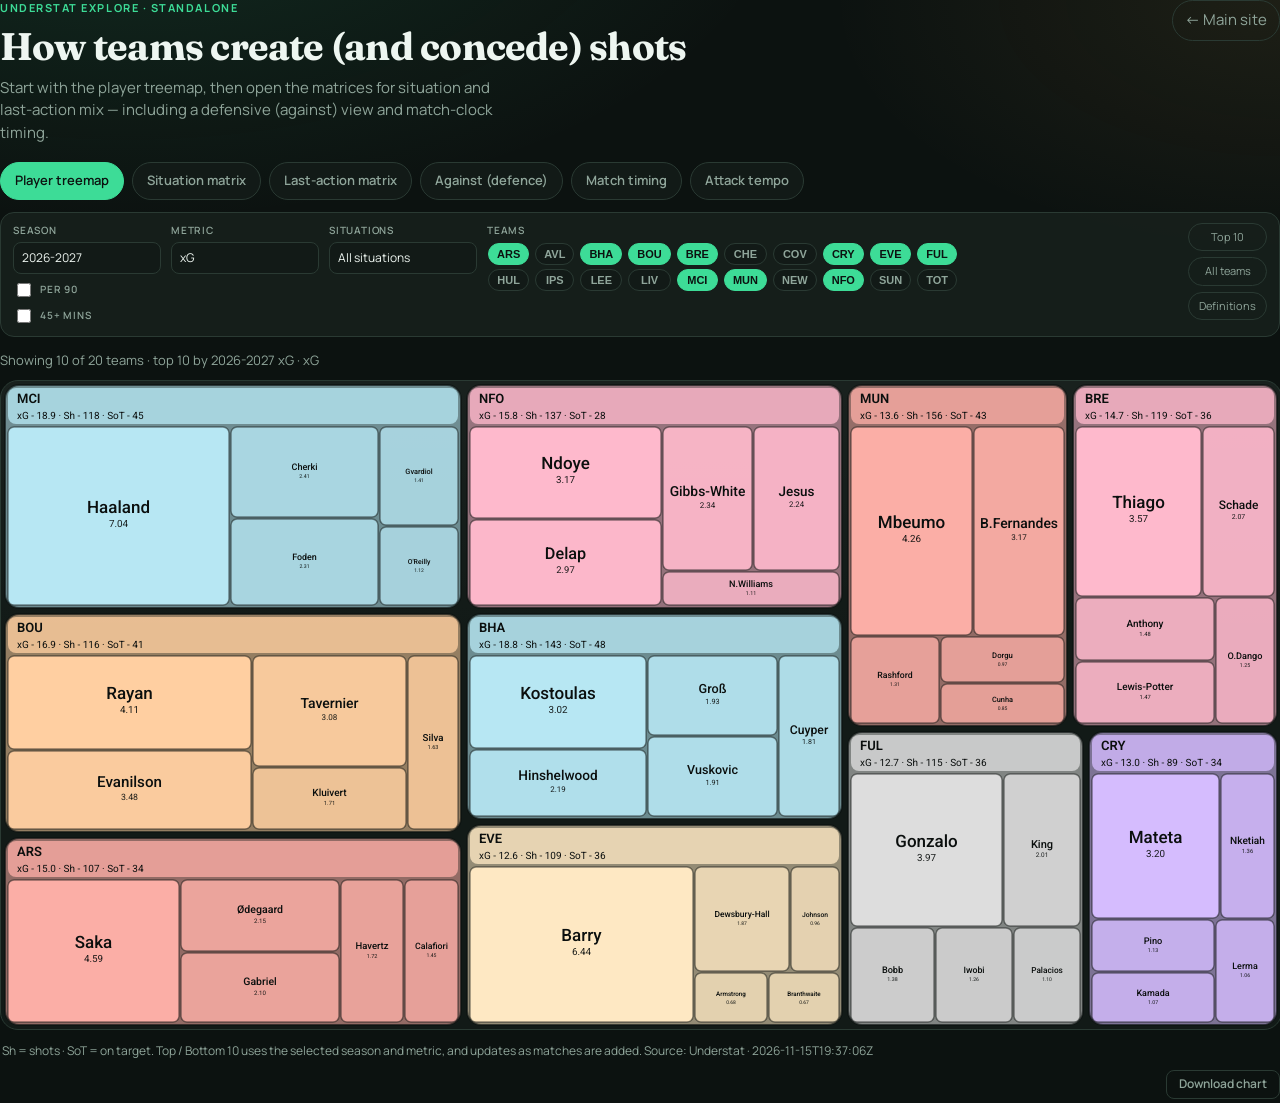
<file: web/understat-shots.html>
<!DOCTYPE html>
<html lang="en">
<head>
  <meta charset="utf-8" />
  <meta name="viewport" content="width=device-width, initial-scale=1" />
  <title>Shot creation explorer · FPL Pulse Talk</title>
  <link rel="icon" type="image/png" href="./assets/fpl-pulse-logo.png" />
  <link rel="apple-touch-icon" href="./assets/fpl-pulse-logo.png" />
  <link rel="preconnect" href="https://fonts.googleapis.com" />
  <link rel="preconnect" href="https://fonts.gstatic.com" crossorigin />
  <link href="https://fonts.googleapis.com/css2?family=Fraunces:opsz,wght@9..144,500;9..144,700&family=Manrope:wght@400;500;600;700&family=Roboto:wght@400;500;600&display=swap" rel="stylesheet" />
  <link rel="stylesheet" href="./understat-shots.css?v=20" />
</head>
<body class="us-shots-standalone">
  <div class="us-shots page" data-name="shots.page" data-shots-standalone>
    <header class="hero" data-name="shots.hero">
      <div class="hero-copy">
        <p class="eyebrow">Understat explore · standalone</p>
        <h1>How teams create (and concede) shots</h1>
        <p class="lede">
          Start with the player treemap, then open the matrices for situation and last-action mix —
          including a defensive (against) view and match-clock timing.
        </p>
      </div>
      <a class="back" href="./index.html#insights-understat" data-name="shots.back">← Main site</a>
    </header>

    <nav class="views" aria-label="Views" data-name="shots.views">
      <button type="button" class="view on" data-view="treemap" data-name="shots.views.treemap">Player treemap</button>
      <button type="button" class="view" data-view="situation" data-name="shots.views.situation">Situation matrix</button>
      <button type="button" class="view" data-view="last_action" data-name="shots.views.last_action">Last-action matrix</button>
      <button type="button" class="view" data-view="against" data-name="shots.views.against">Against (defence)</button>
      <button type="button" class="view" data-view="timing" data-name="shots.views.timing">Match timing</button>
      <button type="button" class="view" data-view="tempo" data-name="shots.views.tempo">Attack tempo</button>
    </nav>

    <section class="controls" aria-label="Filters" data-name="shots.controls">
      <div class="controls-main">
        <div class="controls-body">
          <div class="filters-row">
            <div class="field-stack" data-name="shots.controls.season_stack">
              <label class="field field-eq" data-name="shots.controls.season">
                <span>Season</span>
                <select id="us-season"></select>
              </label>
              <label class="check shot-only" data-name="shots.controls.per90">
                <input type="checkbox" id="us-per90" />
                <span>Per 90</span>
              </label>
              <label class="check shot-only" data-name="shots.controls.min45">
                <input type="checkbox" id="us-min45" />
                <span>45+ mins</span>
              </label>
            </div>
            <label class="field field-eq shot-only" data-name="shots.controls.metric">
              <span id="us-metric-label">Metric</span>
              <select id="us-metric">
                <option value="xg">xG</option>
                <option value="shots">Shots</option>
                <option value="sot">Shots on target</option>
                <option value="cc">Chances created</option>
                <option value="cc_xg">xG assisted</option>
              </select>
            </label>
            <div class="field field-eq shot-only" data-name="shots.controls.situations">
              <span>Situations</span>
              <div class="ms-drop" id="us-situations-drop">
                <button type="button" class="ms-toggle" id="us-situations-toggle" aria-expanded="false">All situations</button>
                <div class="ms-menu" id="us-situations-menu" hidden></div>
              </div>
            </div>
            <label class="field field-eq shot-only" id="us-against-dim-wrap" data-name="shots.controls.against_split" hidden>
              <span>Against split</span>
              <select id="us-against-dim">
                <option value="situation">Situation</option>
                <option value="last_action">Last-action group</option>
              </select>
            </label>
            <label class="field field-eq context-metric" id="us-timing-metric-wrap" data-name="shots.controls.timing_metric">
              <span>Metric</span>
              <select id="us-timing-metric">
                <option value="G">G — Goals scored</option>
                <option value="xG">xG — Expected goals</option>
                <option value="Sh">Sh — Shots taken</option>
                <option value="ShC">ShC — Shots conceded</option>
                <option value="GC">GC — Goals conceded</option>
                <option value="xGC">xGC — Expected goals against</option>
              </select>
            </label>
            <div class="field timing-gw-only" id="us-timing-gw-wrap" data-name="shots.controls.timing_gw">
              <span>Gameweeks</span>
              <div class="timing-gw" id="us-timing-gw">
                <span class="timing-gw-label" id="us-timing-gw-label">GW 1–38</span>
                <div class="range-2" id="us-gw-range"></div>
              </div>
            </div>
            <div class="field field-teams" data-name="shots.controls.teams">
              <span>Teams</span>
              <div id="us-team-pills" class="pills pills-teams"></div>
            </div>
          </div>
        </div>

        <div class="team-actions">
          <button type="button" class="ghost" id="us-top-teams" data-name="shots.controls.top_teams">Top 10</button>
          <button type="button" class="ghost" id="us-all-teams" data-name="shots.controls.all_teams">All teams</button>
          <button type="button" class="ghost" id="us-help-open" data-name="shots.controls.definitions">Definitions</button>
        </div>
      </div>
    </section>

    <p class="status" id="us-status" data-name="shots.status"></p>
    <div id="us-chart" class="chart" role="img" aria-label="Shot creation visualization" data-name="shots.chart.treemap"></div>
    <div id="us-matrix" class="matrix" hidden data-name="shots.chart.matrix"></div>
    <div id="us-timing" class="timing-board" hidden data-name="shots.chart.timing"></div>
    <div id="us-tempo" class="timing-board tempo-board" hidden data-name="shots.chart.tempo"></div>
    <p class="footnote" id="us-footnote" data-name="shots.footnote"></p>
    <div class="chart-dl-row">
      <button type="button" class="chart-dl" id="us-chart-dl" data-name="shots.export">Download chart</button>
    </div>

    <aside id="us-drawer" class="drawer" hidden data-name="shots.drawer">
      <div class="drawer-head">
        <h2 id="us-drawer-title">Team</h2>
        <button type="button" class="ghost" id="us-drawer-close">Close</button>
      </div>
      <div id="us-drawer-body" data-name="shots.drawer.body"></div>
    </aside>

    <dialog id="us-defs" data-name="shots.defs">
      <form method="dialog" class="defs-card">
        <header>
          <h2>How to read this</h2>
          <button value="close" class="ghost">Close</button>
        </header>
        <div id="us-defs-body"></div>
      </form>
    </dialog>

    <div id="us-tip" class="tip" hidden></div>
  </div>

  <script src="./vendor/d3.min.js"></script>
  <script src="./dual-range.js?v=1"></script>
  <script src="./chart-export.js?v=5"></script>
  <script src="./team-colors.js?v=3"></script>
  <script src="./understat-shots.js?v=22"></script>
</body>
</html>
</file>
<file: web/styles.css>
:root {
  --bg: #121820;
  --bg-2: #17212b;
  --paper: #1d2833;
  --ink: #f4f7f6;
  --muted: #9aafb8;
  --line: #2d3d4a;
  --accent: #3ddc97;
  --accent-2: #8af0c4;
  --card: #1e2a35;
  --good: #3ecf8e;
  --bad: #ef7a72;
  --watch: #f0c15a;
  --shadow: 0 12px 28px rgba(4, 10, 16, 0.35);
  --serif: "Iowan Old Style", "Palatino Linotype", Palatino, Georgia, serif;
  --font: "Avenir Next", "Segoe UI", ui-sans-serif, system-ui, sans-serif;
  --mono: "SF Mono", ui-monospace, Menlo, monospace;
  --side: 248px;
  --side-slim: 72px;
  --ease: cubic-bezier(0.22, 1, 0.36, 1);
  --grain: url("data:image/svg+xml;utf8,<svg xmlns='http://www.w3.org/2000/svg' width='180' height='180'><filter id='n'><feTurbulence type='fractalNoise' baseFrequency='0.85' numOctaves='4' stitchTiles='stitch'/><feColorMatrix values='0 0 0 0 0.12  0 0 0 0 0.10  0 0 0 0 0.08  0 0 0 0.55 0'/></filter><rect width='100%' height='100%' filter='url(%23n)'/></svg>");
}

* { box-sizing: border-box; }
html, body { margin: 0; height: 100%; background: var(--bg); color: var(--ink); font: 15px/1.5 var(--font); }
html { overflow-x: hidden; }
body {
  background-image: var(--grain);
  background-blend-mode: multiply;
  overflow-x: hidden;
  max-width: 100%;
}
a { color: var(--accent-2); text-decoration: none; }
a:hover { text-decoration: underline; }
.skip { position: absolute; left: -999px; }
.skip:focus { left: 12px; top: 12px; background: #fff; color: #000; padding: 6px 10px; }

.app {
  min-height: 100%;
  min-width: 0;
  display: grid;
  grid-template-columns: var(--side) minmax(0, 1fr);
  transition: grid-template-columns 280ms var(--ease);
}
.app.is-collapsed { grid-template-columns: var(--side-slim) minmax(0, 1fr); }

.sidebar {
  position: sticky; top: 0; height: 100vh;
  min-width: 0;
  width: 100%;
  background:
    linear-gradient(180deg, rgba(61, 220, 151, 0.10), transparent 34%),
    var(--bg-2);
  border-right: 1px solid var(--line);
  padding: 16px 10px;
  overflow-x: hidden;
  overflow-y: auto;
  z-index: 30;
}
.sidebar [data-name] { position: relative; }
.sidebar .name-dot {
  position: absolute; left: 2px; top: 8px; margin: 0; z-index: 2;
}
.sidebar-head { display: flex; align-items: center; min-height: 64px; margin-bottom: 12px; padding: 0 8px; }
.brand { display: flex; gap: 10px; align-items: center; min-width: 0; }
.brand-copy { min-width: 0; }
.brand-line { display: flex; align-items: center; gap: 7px; }
.brand strong { display: block; font-family: var(--serif); letter-spacing: 0.01em; font-size: 15px; }
.brand small { color: var(--muted); font-size: 11px; }
.brand-pulse {
  width: 46px; height: 46px; flex: 0 0 46px;
  display: grid; place-items: center;
  animation: pulse-beat 1.2s ease-in-out infinite;
}
.pulse-mark { width: 46px; height: 46px; overflow: visible; }
.pulse-ring {
  fill: none; stroke: var(--accent); stroke-width: 1.6; opacity: 0.45;
  transform-origin: 24px 24px;
  animation: pulse-ring 1.2s ease-in-out infinite;
}
.pulse-ecg {
  fill: none; stroke: #e9fffa; stroke-width: 2; stroke-linecap: round; stroke-linejoin: round;
  stroke-dasharray: 86; stroke-dashoffset: 0;
  animation: pulse-ecg 1.2s linear infinite;
}
.pulse-yoke-outline {
  fill: none; stroke: #0a1612; stroke-width: 2.7; stroke-linecap: round;
}
.pulse-yoke-fill {
  fill: none; stroke: #3ddc97; stroke-width: 1.55; stroke-linecap: round;
}
.pulse-grille {
  fill: none; stroke: #0a1612; stroke-width: 1.35; stroke-linecap: round; opacity: 0.92;
}
.pulse-mic { transform-origin: 24px 24px; }
@keyframes pulse-beat {
  0%, 100% { transform: scale(1); }
  18% { transform: scale(1.12); }
  32% { transform: scale(0.96); }
  48% { transform: scale(1.08); }
  64% { transform: scale(1); }
}
@keyframes pulse-ring {
  0%, 100% { opacity: 0.55; transform: scale(1); }
  40% { opacity: 0.2; transform: scale(1.12); }
}
@keyframes pulse-ecg {
  0% { stroke-dashoffset: 86; }
  55%, 100% { stroke-dashoffset: 0; }
}
@media (prefers-reduced-motion: reduce) {
  .brand-pulse, .pulse-ring, .pulse-ecg { animation: none; }
}
.social-x {
  width: 22px; height: 22px; flex: 0 0 22px; display: grid; place-items: center;
  color: var(--ink); border: 1px solid var(--line); border-radius: 7px;
}
.social-x:hover { color: var(--accent); border-color: var(--accent); text-decoration: none; }
.social-x svg { width: 13px; height: 13px; }
.icon-btn {
  width: 32px; height: 32px; border: 1px solid var(--line); background: var(--paper);
  color: var(--ink); border-radius: 8px; display: grid; place-items: center; cursor: pointer;
}
.icon-btn svg { width: 16px; height: 16px; }
.side-nav { display: grid; gap: 2px; align-content: start; }
.nav-link {
  display: flex; align-items: center; gap: 10px;
  min-height: 40px;
  color: var(--ink); padding: 0 10px; border-radius: 8px; border: 0;
  background: transparent; font: inherit; cursor: pointer; text-align: left; width: 100%;
  transition: background 180ms var(--ease), color 180ms var(--ease);
}
.nav-link svg, .nav-dot {
  width: 18px; height: 18px; flex: 0 0 18px; opacity: 0.9;
}
.nav-dot {
  display: inline-block; width: 7px; height: 7px; border-radius: 99px;
  background: var(--accent); opacity: 0.7; margin-inline: 5.5px;
}
.nav-link span { white-space: nowrap; }
.nav-link:hover { background: rgba(61, 220, 151, 0.12); text-decoration: none; }
.nav-link.active {
  background: rgba(61, 220, 151, 0.22);
  color: #e9fffa;
  box-shadow: inset 2px 0 0 var(--accent);
}
.nav-parent { position: relative; }
.chev {
  margin-left: auto; width: 6px; height: 6px; flex: 0 0 auto;
  border-right: 1.5px solid var(--muted); border-bottom: 1.5px solid var(--muted);
  transform: rotate(-45deg); opacity: 0.7;
}
.nav-block.is-open .chev { transform: rotate(45deg); }
.nav-kids {
  display: grid; gap: 2px; max-height: 0; overflow: hidden;
  margin-left: 19px; padding-left: 11px;
  border-left: 1px solid var(--line);
  transition: max-height 240ms var(--ease);
}
.nav-block.is-open .nav-kids { max-height: 520px; }
.nav-kids .nav-link { min-height: 36px; font-size: 14px; }
.nav-kids .nav-link svg, .nav-kids .nav-dot { width: 16px; height: 16px; flex-basis: 16px; opacity: 0.8; }
#sidebar-collapse { margin-top: 8px; }

.app.is-collapsed .brand-copy,
.app.is-collapsed .nav-link > span,
.app.is-collapsed .nav-kids,
.app.is-collapsed .chev,
.app.is-collapsed .sidebar .name-dot { display: none; }
.app.is-collapsed .sidebar { padding-inline: 10px; }
.app.is-collapsed .sidebar-head { justify-content: center; padding: 0; }
.app.is-collapsed .brand-pulse, .app.is-collapsed .pulse-mark { width: 38px; height: 38px; }
.app.is-collapsed .nav-link { justify-content: center; padding-inline: 0; }
.app.is-collapsed #sidebar-collapse svg { transform: rotate(180deg); }

.workspace { min-width: 0; max-width: 100%; overflow-x: hidden; background: var(--bg); }
.topbar {
  position: sticky; top: 0; z-index: 20;
  display: flex; align-items: center; gap: 12px;
  padding: 12px 22px;
  border-bottom: 1px solid var(--line);
  background: color-mix(in srgb, var(--bg) 86%, transparent);
  backdrop-filter: blur(10px);
}
.topbar-brand { margin: 0; font-family: var(--serif); font-size: 16px; letter-spacing: 0.01em; }
.topbar-sep { width: 1px; height: 16px; background: var(--line); }
.topbar-title { margin: 0; color: var(--muted); font-size: 14px; }
#sidebar-open { display: none; }

main { width: 100%; max-width: 1240px; min-width: 0; margin: 0 auto; padding: 28px 22px 72px; }
.page { animation: rise 280ms var(--ease); }
@keyframes rise { from { opacity: 0; transform: translateY(6px); } to { opacity: 1; transform: none; } }
.page-head h1 { font-family: var(--serif); font-size: clamp(1.7rem, 3vw, 2.4rem); margin: 0 0 8px; letter-spacing: -0.02em; font-weight: 600; }
.page-head h2, .name-row h2 { font-family: var(--serif); font-weight: 600; }
.lede { color: var(--muted); max-width: 68ch; margin: 0 0 22px; }
.lede.perf-lede {
  display: flex;
  flex-direction: column;
  align-items: flex-start;
  gap: 6px;
  max-width: 72ch;
}
.lede.perf-lede p {
  margin: 0;
  line-height: 1.45;
}
.toolbar, .controls { display: flex; flex-wrap: wrap; gap: 14px 18px; align-items: end; margin-bottom: 16px; }
.controls { flex-direction: column; align-items: stretch; }
.controls-row, .insight-filters {
  display: flex;
  flex-direction: row;
  flex-wrap: wrap;
  gap: 12px 16px;
  align-items: flex-end;
  margin-bottom: 10px;
}

.fpl-map { position: relative; }
.player-link {
  appearance: none; border: 0; padding: 0; background: none;
  color: var(--accent-2); font: inherit; cursor: pointer; text-align: left;
}
.player-link:hover { color: var(--accent); text-decoration: underline; }
.ghost {
  border: 1px solid var(--line); background: transparent; color: var(--muted);
  border-radius: 99px; padding: 6px 12px; font: 13px var(--font); cursor: pointer;
}
.ghost:hover { color: var(--ink); border-color: var(--accent); }
.player-drawer-scrim {
  position: fixed; inset: 0; border: 0; padding: 0;
  background: rgba(8, 12, 16, 0.46); z-index: 45; cursor: pointer;
}
.player-drawer-scrim[hidden], .player-drawer[hidden] { display: none; }
.player-drawer {
  position: fixed; top: 0; right: 0; width: min(760px, 100%); height: 100%;
  background: var(--paper); border-left: 1px solid var(--line);
  padding: 20px 22px 28px; overflow: auto; z-index: 46;
  box-shadow: -20px 0 50px rgba(0, 0, 0, 0.35);
}
.player-drawer-head {
  display: flex; justify-content: space-between; align-items: flex-start; gap: 12px;
  margin-bottom: 14px;
}
.player-drawer-head h2 { margin: 0; font-family: var(--serif); font-size: 1.45rem; }
.player-drawer-meta { margin: 4px 0 0; color: var(--muted); font-size: 13px; }
.player-drawer-scroll { overflow: auto; }
.player-gw-table { font-size: 13px; }
.player-gw-table tfoot td { font-weight: 700; border-top: 1px solid var(--line); }
.player-gw-table tr.is-per90 td { color: var(--accent-2); font-weight: 600; }
.player-drawer-note { margin: 12px 0 0; color: var(--muted); font-size: 12px; }
.fpl-map-controls, .perf-controls {
  display: flex; flex-wrap: wrap; align-items: center; gap: 8px 12px;
  padding: 10px 12px; margin-bottom: 10px; border: 1px solid var(--line);
  border-radius: 12px; background: var(--paper);
}
@media (max-width: 860px) {
  .fpl-map-controls, .perf-controls {
    display: grid;
    grid-template-columns: repeat(2, minmax(0, 1fr));
    align-items: start;
    gap: 10px 12px;
  }
  .perf-controls > .perf-field,
  .perf-controls > .perf-ms,
  .perf-controls > .ctrl,
  .fpl-map-controls > .fpl-map-field,
  .fpl-map-controls > .perf-ms,
  .fpl-map-controls > .ctrl {
    min-width: 0;
    width: 100%;
  }
  .perf-ms { min-width: 0; }
  .perf-field { white-space: normal; flex-wrap: wrap; }
  .gwfdr-lastn { min-width: 0; flex: none; }
}
.perf-field[hidden] { display: none !important; }
.fpl-map-field, .perf-field {
  display: flex; align-items: center; gap: 7px; min-width: 0;
  color: var(--muted); font-size: 12px; white-space: nowrap;
}
.fpl-map-field select, .perf-field select {
  min-width: 0; height: 32px; color: var(--ink); background: var(--bg-2);
  border: 1px solid var(--line); border-radius: 8px; padding: 0 8px; font: inherit; font-size: 12px;
}
.fpl-map-gw .dual-range, .perf-gw .dual-range { display: flex; align-items: center; gap: 10px; }
.fpl-map-gw .range-leg, .perf-gw .range-leg { display: flex; align-items: center; gap: 5px; }
.fpl-map-gw input, .perf-gw input[type="range"] { width: 104px; }
.perf-check { cursor: pointer; }
.perf-check input { accent-color: var(--accent); }
.perf-exclude { align-items: flex-start; }
.perf-ms {
  position: relative;
  min-width: 160px;
  display: grid;
  gap: 4px;
}
.perf-ms input[type="search"] {
  width: 100%;
  height: 32px;
  box-sizing: border-box;
  color: var(--ink);
  background: var(--bg-2);
  border: 1px solid var(--line);
  border-radius: 8px;
  padding: 0 8px;
  font: inherit;
  font-size: 12px;
}
.perf-chips { display: flex; flex-wrap: wrap; gap: 4px; max-width: 280px; }
.perf-chip {
  appearance: none;
  border: 1px solid var(--line);
  background: var(--bg-2);
  color: var(--ink);
  border-radius: 999px;
  padding: 3px 8px;
  font: 600 11px/1.3 var(--font);
  cursor: pointer;
}
.perf-chip:hover { border-color: var(--accent); color: var(--accent); }
.perf-ms-menu {
  position: absolute;
  z-index: 30;
  top: calc(100% + 4px);
  left: 0;
  width: min(280px, 80vw);
  max-height: 220px;
  overflow: auto;
  background: var(--panel, var(--paper));
  border: 1px solid var(--line);
  border-radius: 10px;
  padding: 6px;
  box-shadow: 0 12px 28px rgba(0,0,0,0.4);
  display: flex;
  flex-direction: column;
  gap: 2px;
}
.perf-ms-menu[hidden] { display: none !important; }
.perf-ms-opt {
  display: flex;
  align-items: center;
  gap: 8px;
  padding: 6px 8px;
  border-radius: 6px;
  font-size: 12px;
  color: var(--ink);
  cursor: pointer;
}
.perf-ms-opt span { color: var(--muted); margin-left: auto; }
.perf-ms-opt:hover { background: rgba(255,255,255,0.05); }
.perf-ms-opt input { accent-color: var(--accent); }
.perf-ms-empty { padding: 8px; color: var(--muted); font-size: 12px; }
.fpl-map-extra .perf-ms { min-width: 148px; }
.fpl-map-extra .ms-btn {
  width: 100%;
  height: 32px;
  border-radius: 8px;
  background: var(--bg-2);
  font-size: 12px;
}
.fpl-map-team-filter {
  display: flex; flex-wrap: wrap; align-items: center; gap: 6px 8px; flex: 1 1 100%;
  padding-top: 8px; border-top: 1px solid var(--line);
}
.fpl-map-team-filter > span { color: var(--muted); font-size: 12px; }
.fpl-map-pills { display: flex; flex-wrap: wrap; gap: 4px 5px; flex: 1 1 auto; min-width: 0; }
.fpl-map-pill, .fpl-map-team-actions button {
  border: 1px solid var(--line); background: var(--bg-2); color: var(--muted);
  border-radius: 999px; padding: 4px 9px; font: 600 11px/1.3 var(--font);
  cursor: pointer; white-space: nowrap;
}
.fpl-map-pill.on {
  color: var(--bg); background: var(--accent); border-color: var(--accent);
}
.fpl-map-pill.is-top:not(.on) { border-color: color-mix(in srgb, var(--accent) 45%, var(--line)); }
.fpl-map-team-actions { display: flex; gap: 6px; margin-left: 4px; }
.fpl-map-team-actions button { font-weight: 500; }
.fpl-map-team-actions button.on { color: var(--ink); border-color: var(--accent); }
.fpl-map-status, .perf-status { color: var(--muted); margin: 0 0 10px; font-size: 13px; }
.fpl-map-chart {
  width: 100%; min-height: 620px; height: min(74vh, 860px);
  overflow: hidden; border-radius: calc(var(--radius) + 4px);
  background: var(--bg-2); box-shadow: var(--shadow);
}
.fpl-map-chart svg { display: block; width: 100%; height: 100%; }
.fpl-map-shell { stroke: rgba(12, 18, 16, 0.65); stroke-width: 2; }
.fpl-map-tile rect { stroke: rgba(8, 12, 10, 0.45); stroke-width: 1.5; }
.fpl-map-tile rect:hover { filter: brightness(1.12); }
.fpl-map-tile text { pointer-events: none; }
.fpl-map-team-label, .fpl-map-team-sub, .fpl-map-tile text, .perf-label {
  font-family: "Roboto", "Helvetica Neue", "Segoe UI", sans-serif;
  pointer-events: none;
  text-rendering: geometricPrecision;
}
.fpl-map-team-label { font-weight: 600; }
.fpl-map-team-sub, .fpl-map-player-val { font-weight: 400; font-variant-numeric: tabular-nums; }
.fpl-map-player-name { font-weight: 500; }
.perf-label { fill: var(--ink); font-weight: 500; }
.perf-chart {
  width: 100%; min-height: 560px; height: min(70vh, 760px);
  padding: 8px 10px; border-radius: calc(var(--radius) + 4px);
  background: var(--bg-2); box-shadow: var(--shadow);
}
.perf-chart svg { display: block; width: 100%; height: 100%; }
.perf-grid .domain { stroke: var(--line); }
.perf-grid line { stroke: var(--line); stroke-opacity: 0.45; }
.perf-grid text { fill: var(--muted); font-size: 11px; }
.perf-axis-title { fill: var(--muted); font-size: 12px; }
.perf-parity { stroke: var(--muted); stroke-opacity: 0.5; stroke-dasharray: 5 4; }
.perf-dot circle { stroke: rgba(8, 12, 10, 0.5); stroke-width: 1.2; cursor: pointer; }
.perf-dot circle:hover { filter: brightness(1.15); }
.perf-label { fill: var(--ink); font-size: 11px; font-weight: 600; pointer-events: none; }
.fpl-map-tip {
  position: fixed; z-index: 100; pointer-events: none; max-width: 280px;
  padding: 9px 11px; border: 1px solid var(--line); border-radius: 8px;
  background: rgba(12, 18, 24, 0.96); color: var(--ink); box-shadow: var(--shadow);
  font-size: 12px; line-height: 1.45;
}
.fpl-map-tip strong { display: block; margin-bottom: 3px; }
.fpl-map-tip > span { display: block; color: var(--muted); margin-bottom: 6px; }
.fpl-tip-grid {
  display: grid;
  grid-template-columns: minmax(0, 1fr) auto;
  column-gap: 14px;
  row-gap: 3px;
  align-items: baseline;
}
.fpl-tip-grid span { color: var(--muted); }
.fpl-tip-grid b { font-weight: 600; text-align: right; }
@media (max-width: 760px) {
  .fpl-map-field, .fpl-map-gw .dual-range, .perf-field, .perf-gw .dual-range { flex-wrap: wrap; }
  .fpl-map-team-actions { margin-left: 0; }
  .fpl-map-chart { min-height: 520px; height: 70vh; }
  .perf-chart { min-height: 460px; height: 66vh; }
}
.insight-filters > .ctrl,
.insight-filters > .ms-ctrl {
  flex: 0 0 auto;
  width: auto;
}
.ctrl { display: flex; align-items: flex-start; gap: 8px; color: var(--muted); font-size: 12px; }
.ctrl-copy { display: grid; gap: 4px; }
.ctrl-copy.check { display: flex; align-items: center; gap: 8px; }
.ctrl input[type="range"] { width: 168px; accent-color: var(--accent); }
.ctrl input[type="search"], .ctrl select {
  background: var(--paper); color: var(--ink); border: 1px solid var(--line); border-radius: 6px; padding: 6px 8px;
}
.name-row { display: flex; align-items: center; gap: 10px; margin-bottom: 6px; }
.ms-ctrl { position: relative; }
.ms-btn {
  min-width: 148px; text-align: left; background: var(--paper); color: var(--ink);
  border: 1px solid var(--line); border-radius: 6px; padding: 6px 8px; font: inherit; cursor: pointer;
}
.ms-panel {
  position: absolute; z-index: 24; top: calc(100% + 4px); left: 18px; min-width: 220px; max-height: 260px;
  overflow: auto; background: var(--card); border: 1px solid var(--line); border-radius: 8px;
  padding: 8px; box-shadow: var(--shadow);
}
.ms-panel label { display: flex; align-items: center; gap: 8px; padding: 4px 2px; color: var(--ink); font-size: 13px; }
.ms-panel input[type="search"] { width: 100%; margin-bottom: 6px; background: var(--bg-2); color: var(--ink); border: 1px solid var(--line); border-radius: 6px; padding: 5px 7px; }
.ms-actions { display: flex; gap: 8px; margin-bottom: 6px; }
.ms-actions button { background: transparent; color: var(--accent-2); border: 0; font: inherit; cursor: pointer; padding: 0; }
.dual-range { display: grid; gap: 8px; }
.dual-range input { width: 168px; }
.range-leg { display: grid; gap: 2px; color: var(--muted); font-size: 11px; }

.chart-dl-row {
  display: flex;
  justify-content: flex-end;
  margin: 10px 0 4px;
}
.chart-dl {
  appearance: none;
  border: 1px solid var(--line);
  background: transparent;
  color: var(--muted);
  border-radius: 8px;
  padding: 6px 12px;
  font: 600 12px/1.2 var(--font);
  cursor: pointer;
}
.chart-dl:hover {
  color: var(--accent);
  border-color: var(--accent);
}
.chart-dl:disabled {
  opacity: 0.65;
  cursor: wait;
}

/* Two-thumb range (both ends movable) */
.range-2 {
  position: relative;
  width: 196px;
  height: 28px;
  display: grid;
  align-items: center;
  touch-action: none;
}
.range-2-rail {
  position: absolute;
  left: 0;
  right: 0;
  height: 4px;
  border-radius: 999px;
  background: var(--line);
  pointer-events: none;
}
.range-2-fill {
  position: absolute;
  top: 0;
  bottom: 0;
  border-radius: inherit;
  background: var(--accent);
  opacity: 0.85;
}
.range-2-input {
  position: absolute;
  left: 0;
  width: 100%;
  margin: 0;
  appearance: none;
  background: transparent;
  pointer-events: none;
  height: 28px;
}
.range-2-input::-webkit-slider-runnable-track {
  height: 4px;
  background: transparent;
}
.range-2-input::-webkit-slider-thumb {
  appearance: none;
  pointer-events: auto;
  width: 16px;
  height: 16px;
  margin-top: -6px;
  border-radius: 50%;
  border: 2px solid var(--bg);
  background: var(--accent);
  box-shadow: 0 0 0 1px rgba(61, 220, 151, 0.35);
  cursor: pointer;
}
.range-2-input::-moz-range-track {
  height: 4px;
  background: transparent;
  border: 0;
}
.range-2-input::-moz-range-thumb {
  pointer-events: auto;
  width: 16px;
  height: 16px;
  border-radius: 50%;
  border: 2px solid var(--bg);
  background: var(--accent);
  cursor: pointer;
}
.name-row h1, .name-row h2 { margin: 0; }
.lede.tight { margin-top: -8px; }
.btn-ext {
  margin-left: auto; border: 1px solid var(--line); padding: 8px 12px; border-radius: 6px; color: var(--ink);
  background: var(--paper);
}
.showing { color: var(--muted); font-size: 13px; }

.card-grid { display: grid; grid-template-columns: repeat(auto-fill, minmax(200px, 1fr)); gap: 12px; }
.stat-card, .fx-card, .match-card, .ticker-wrap, .table-scroll, .facts {
  background:
    linear-gradient(180deg, rgba(126, 224, 207, 0.06), transparent 32%),
    var(--card);
  border: 1px solid var(--line);
  box-shadow: inset 0 1px 0 rgba(255,255,255,0.06), var(--shadow);
}
.stat-card {
  border-radius: 10px; padding: 14px 14px 16px; color: inherit; position: relative;
}
.stat-card:hover { border-color: #5a5044; text-decoration: none; }
.stat-kicker { display: block; color: var(--accent); font-size: 11px; letter-spacing: 0.1em; text-transform: uppercase; }
.stat-title { display: block; margin: 6px 0 10px; font-family: var(--serif); }
.stat-value { font-size: 1.4rem; font-variant-numeric: tabular-nums; }
.stat-meta { display: block; color: var(--muted); font-size: 12px; margin-top: 6px; }

.fx-grid { display: grid; grid-template-columns: repeat(auto-fill, minmax(280px, 1fr)); gap: 12px; }
.fx-card { border-radius: 10px; padding: 14px; }
.fx-card header { display: flex; justify-content: space-between; color: var(--muted); font-size: 12px; margin-bottom: 10px; }
.fx-sides { display: grid; grid-template-columns: 1fr auto 1fr; gap: 8px; align-items: center; }
.fx-team strong { display: block; }
.fx-star, .fx-form { display: block; color: var(--muted); font-size: 12px; }
.fx-score { text-align: center; font-variant-numeric: tabular-nums; }
.fx-score span { display: block; color: var(--muted); font-size: 10px; letter-spacing: 0.08em; }
.est { color: var(--accent); font-size: 11px; }

.ticker-wrap { overflow-x: auto; border-radius: 10px; }
.ticker { width: 100%; border-collapse: collapse; font-size: 12px; }
.ticker th, .ticker td { padding: 8px; border-bottom: 1px solid var(--line); text-align: center; }
.ticker th:first-child, .ticker td:first-child, .ticker tbody th { text-align: left; position: sticky; left: 0; background: var(--bg-2); }
.ticker td small { display: block; color: var(--muted); }
.ticker .d1 { background: #16463d; }
.ticker .d2 { background: #1b4a40; }
.ticker .d3 { background: #3a3d28; }
.ticker .d4 { background: #4a3224; }
.ticker .d5 { background: #4a2428; }

.table-scroll {
  overflow-x: auto;
  border-radius: 10px;
  -webkit-overflow-scrolling: touch;
}
.data-table {
  width: max-content;
  min-width: 100%;
  border-collapse: separate;
  border-spacing: 0;
  font-variant-numeric: tabular-nums;
}
.data-table th, .data-table td {
  padding: 8px 10px; border-bottom: 1px solid var(--line); text-align: right; white-space: nowrap;
}
.data-table td { font-size: 13px; font-weight: 400; }
.data-table thead { background: var(--paper); }
.data-table th {
  cursor: pointer; color: var(--ink); font-weight: 700; font-size: 14px; text-align: right;
  background: var(--paper); letter-spacing: 0.01em;
}
/* Single primary sticky identity column (player OR team — never both at left:0). */
.data-table th.sticky,
.data-table td.sticky {
  text-align: left;
  position: sticky;
  left: 0;
  z-index: 2;
  max-width: 9.5rem;
  overflow: hidden;
  text-overflow: ellipsis;
  /* Light edge only — a heavy shadow looked like a mid-table divider when scrolling. */
  box-shadow: 1px 0 0 rgba(255, 255, 255, 0.08);
}
.data-table thead th.sticky {
  z-index: 3;
  background: var(--paper);
}
.data-table td.sticky { background: var(--bg-2); }
.data-table th.sorted { color: var(--accent-2); }
@media (max-width: 860px) {
  .data-table th, .data-table td { padding: 6px 6px; }
  .data-table th { font-size: 12px; }
  .data-table td { font-size: 12px; }
  .data-table th.sticky,
  .data-table td.sticky { max-width: 7.25rem; padding-right: 8px; }
}
.data-table--sections th.section-band-cell {
  text-align: center; font-size: 11px; letter-spacing: 0.06em; text-transform: uppercase;
  font-weight: 700; color: var(--muted); cursor: default; padding-top: 10px; padding-bottom: 4px;
  border-bottom: 1px solid var(--line);
}
.data-table--sections .col-attack,
.data-table--sections th.col-attack {
  background: rgba(61, 220, 151, 0.06);
}
.data-table--sections .col-defend,
.data-table--sections th.col-defend {
  background: rgba(255, 107, 107, 0.07);
  border-left: 1px solid rgba(255, 107, 107, 0.28);
}
.data-table--sections th.section-band-cell.col-attack {
  background: rgba(61, 220, 151, 0.1); color: #8fd9b4;
}
.data-table--sections th.section-band-cell.col-defend {
  background: rgba(255, 107, 107, 0.1); color: #f0a0a0;
  border-left: 1px solid rgba(255, 107, 107, 0.28);
}
.data-table--sections td.col-attack { background: rgba(61, 220, 151, 0.04); }
.data-table--sections td.col-defend { background: rgba(255, 107, 107, 0.05); }

/* GW FDR */
.gwfdr { display: grid; gap: 22px; min-width: 0; max-width: 100%; }
.gwfdr-toggle { display: flex; align-items: center; gap: 8px; }
.gwfdr-lastn {
  display: grid; gap: 6px; min-width: 200px; flex: 1 1 220px;
}
.gwfdr-lastn strong { color: var(--ink); font-variant-numeric: tabular-nums; }
.gwfdr-lastn input[type="range"] {
  width: min(280px, 100%); accent-color: var(--accent); cursor: pointer;
}
.gwfdr-fx-head { justify-content: space-between; flex-wrap: wrap; }
.gwfdr-toggle input { accent-color: var(--accent); }
#gwfdr-season-board,
#gwfdr-gw-score,
#gwfdr-fixtures {
  min-width: 0; max-width: 100%;
}
/* Keep the bogie train inside the page: board clips, train alone scrolls. */
#gwfdr-season-board {
  overflow-x: hidden;
}
.gwfdr-train {
  display: flex; align-items: stretch; gap: 0;
  box-sizing: border-box;
  width: 100%; max-width: 100%; min-width: 0;
  overflow-x: auto; overflow-y: hidden;
  padding: 10px 4px 14px; scroll-snap-type: x proximity;
  -webkit-overflow-scrolling: touch;
}
.gwfdr-coupler {
  width: 18px; flex: 0 0 18px; align-self: center; height: 6px;
  background: linear-gradient(90deg, #4a5560, #6a7680 50%, #4a5560);
  border-radius: 2px; box-shadow: inset 0 1px 0 rgba(255,255,255,0.15);
}
.gwfdr-bogie {
  position: relative; flex: 0 0 auto; width: 112px; min-height: 148px;
  display: grid; gap: 5px; align-content: start; justify-items: stretch;
  padding: 14px 10px 22px; margin: 0; border: 1px solid #3a4650;
  border-radius: 14px 14px 10px 10px; cursor: pointer; scroll-snap-align: start;
  background: linear-gradient(180deg, #1a242e 0%, #121a22 70%, #0e151c 100%);
  color: var(--ink); text-align: center; font: inherit;
  box-shadow: inset 0 1px 0 rgba(255,255,255,0.06), 0 6px 14px rgba(0,0,0,0.25);
  transition: border-color 0.15s ease, transform 0.15s ease;
}
.gwfdr-bogie:hover, .gwfdr-bogie.is-active {
  border-color: var(--accent); transform: translateY(-2px);
}
.gwfdr-bogie-roof {
  position: absolute; left: 10px; right: 10px; top: 5px; height: 4px;
  border-radius: 3px; background: rgba(255,255,255,0.08);
}
.gwfdr-bogie-gw {
  font-weight: 800; font-size: 14px; letter-spacing: 0.02em; margin-top: 4px;
}
.gwfdr-bogie-metric {
  display: flex; justify-content: space-between; align-items: baseline;
  gap: 6px; padding: 4px 6px; border-radius: 7px; background: rgba(255,255,255,0.04);
  font-size: 11px;
}
.gwfdr-bogie-metric i { font-style: normal; color: var(--muted); font-weight: 600; }
.gwfdr-bogie-metric b { font-variant-numeric: tabular-nums; font-size: 14px; }
.gwfdr-bogie-wheels {
  position: absolute; left: 16px; right: 16px; bottom: 5px;
  display: flex; justify-content: space-between; pointer-events: none;
}
.gwfdr-bogie-wheels i {
  width: 12px; height: 12px; border-radius: 50%;
  background: radial-gradient(circle at 35% 35%, #6a7680, #2a323a 70%);
  border: 1px solid #1a2026; box-shadow: 0 1px 2px rgba(0,0,0,0.4);
}
.gwfdr-tip { max-width: 320px; }
.gwfdr-tip-sec { margin-top: 8px; padding-top: 6px; border-top: 1px solid rgba(255,255,255,0.08); }
.gwfdr-tip-sec em {
  display: block; font-style: normal; font-weight: 700; font-size: 11px;
  letter-spacing: 0.04em; text-transform: uppercase; margin-bottom: 4px;
}
.gwfdr-tip-sec--fire em { color: #f0a060; }
.gwfdr-tip-sec--frost em { color: #9ad0e8; }
.gwfdr-tip-sec--shield em { color: #7eb8e8; }
.gwfdr-tip-fx {
  display: grid; grid-template-columns: 1fr auto 1fr; gap: 6px; align-items: baseline;
  padding: 2px 0; font-size: 12px;
}
.gwfdr-tip-home { text-align: left; }
.gwfdr-tip-away { text-align: right; }
.gwfdr-tip-vs { color: var(--muted); font-size: 10px; }
.gwfdr-tip-empty { color: var(--muted); font-size: 12px; }
.gwfdr-fire { color: #f0a060; font-weight: 700; }
.gwfdr-frost { color: #9ad0e8; font-weight: 700; }
.gwfdr-shield { color: #7eb8e8; font-weight: 700; }
.gwfdr-legend {
  list-style: none; margin: 0 0 14px; padding: 0;
  display: grid; gap: 6px; max-width: 56ch;
  font-size: 13px; color: var(--muted); line-height: 1.35;
}
.gwfdr-legend li { display: block; }
.lede.gwfdr-lede {
  display: block; align-items: unset; flex-wrap: unset; gap: unset;
  max-width: 78ch;
}
.gwfdr-score-card {
  display: grid; gap: 12px; padding: 16px 18px; border: 1px solid var(--line); border-radius: 12px;
  background: linear-gradient(165deg, #152028 0%, #101820 100%);
}
.gwfdr-score-main {
  display: flex; align-items: center; justify-content: space-between; gap: 14px; flex-wrap: wrap;
}
.gwfdr-score-label { font-weight: 700; font-size: 15px; }
.gwfdr-verdict {
  font-size: 13px; font-weight: 700; padding: 5px 10px; border-radius: 999px;
  background: #2a3238; color: #a8b4bc;
}
.gwfdr-verdict--hi { background: rgba(61, 220, 151, 0.16); color: #7dffb0; }
.gwfdr-verdict--lo { background: rgba(255, 107, 107, 0.16); color: #ff8a8a; }
.gwfdr-verdict--split { background: rgba(240, 176, 96, 0.16); color: #f0b060; }
.gwfdr-verdict--frost { background: rgba(154, 208, 232, 0.16); color: #9ad0e8; }
.gwfdr-verdict--eq { background: #2a3238; color: #a8b4bc; }
.gwfdr-heat-grid { display: grid; gap: 8px; }
.gwfdr-heat-row {
  display: grid; grid-template-columns: minmax(140px, 0.9fr) minmax(0, 1.4fr);
  gap: 10px; align-items: center;
}
.gwfdr-heat-label { font-size: 13px; font-weight: 700; }
.gwfdr-heat-label em {
  display: block; font-style: normal; font-weight: 600; font-size: 11px; color: var(--muted);
}
.gwfdr-heat {
  position: relative; height: 18px; border-radius: 999px; background: rgba(255,255,255,0.06);
  overflow: hidden;
}
.gwfdr-heat i {
  display: block; height: 100%; border-radius: inherit; max-width: 100%;
}
.gwfdr-heat b {
  position: absolute; right: 8px; top: 50%; transform: translateY(-50%);
  font-size: 11px; font-weight: 800; font-variant-numeric: tabular-nums; color: var(--ink);
}
.gwfdr-heat--hi i { background: linear-gradient(90deg, #1a3a2a, #3ddc97); }
.gwfdr-heat--lo i { background: linear-gradient(90deg, #3a1c1c, #ff8a8a); }
.gwfdr-heat--frost i { background: linear-gradient(90deg, #1e3a4a, #9ad0e8); }
.gwfdr-score-meta { margin: 0; color: var(--muted); font-size: 13px; }
.gwfdr-score-meta b { color: var(--ink); }
.gwfdr-fx-list {
  display: grid; gap: 10px; min-width: 0; max-width: 100%;
  align-content: start; justify-items: stretch;
}
.gwfdr-fx {
  display: grid; gap: 8px; align-content: start; justify-items: stretch;
  grid-template-rows: auto auto;
  padding: 12px 14px; border: 1px solid var(--line); border-radius: 12px; background: #121a22;
  min-width: 0; max-width: 100%; height: auto;
}
.gwfdr-fx-top {
  display: flex; align-items: center; gap: 10px; flex-wrap: wrap;
  min-width: 0;
}
.gwfdr-fx-match {
  display: flex; align-items: baseline; gap: 8px; flex-wrap: wrap;
  font-size: 15px; line-height: 1.2;
}
.gwfdr-fx-match strong { font-weight: 800; }
.gwfdr-fx-home-name { color: #9ec9f5; }
.gwfdr-fx-away-name { color: #ff9a9a; }
.gwfdr-fx-vs { color: var(--muted); font-size: 12px; font-weight: 600; text-transform: lowercase; }
.gwfdr-fx-body {
  display: grid; grid-template-columns: 176px minmax(0, 1fr);
  gap: 12px; align-items: center; min-width: 0;
}
.gwfdr-fx-spider {
  width: 176px; height: 176px; justify-self: start;
  border-radius: 10px; background: rgba(255,255,255,0.03);
}
.gwfdr-fx-spider svg { display: block; width: 100%; height: 100%; }
.gwfdr-fx-badges {
  display: flex; gap: 6px; flex-wrap: wrap; align-items: center;
  align-self: start; height: auto; min-height: 0;
}
.gwfdr-badge {
  display: inline-flex; align-items: center; justify-content: center;
  flex: 0 0 auto; align-self: center; height: auto; max-height: none;
  font-size: 10px; font-weight: 700; letter-spacing: 0.04em; text-transform: uppercase;
  line-height: 1.2; white-space: nowrap;
  padding: 3px 7px; border-radius: 999px; background: #243038; color: var(--muted);
}
/* Larger, phone-readable capture layout for fixture downloads. */
.gwfdr-fx-list.gwfdr-fx-export {
  width: 1080px !important;
  max-width: 1080px !important;
  gap: 14px;
  align-content: start;
}
.gwfdr-fx-export .gwfdr-fx {
  padding: 16px 18px;
  gap: 10px;
  grid-template-rows: auto auto;
  height: auto !important;
}
.gwfdr-fx-export .gwfdr-fx-top { gap: 12px; }
.gwfdr-fx-export .gwfdr-fx-match { font-size: 20px; gap: 10px; }
.gwfdr-fx-export .gwfdr-fx-vs { font-size: 14px; }
.gwfdr-fx-export .gwfdr-fx-badges { gap: 8px; }
.gwfdr-fx-export .gwfdr-badge {
  font-size: 13px; padding: 5px 11px; line-height: 1.2;
}
.gwfdr-fx-export .gwfdr-fx-body {
  grid-template-columns: 240px minmax(0, 1fr) !important;
  gap: 16px;
}
.gwfdr-fx-export .gwfdr-fx-spider {
  width: 240px !important;
  height: 240px !important;
  justify-self: start !important;
}
.gwfdr-fx-export .gwfdr-fx-stats-head span { font-size: 12px; }
.gwfdr-fx-export .gwfdr-fx-team { font-size: 16px; }
.gwfdr-fx-export .gwfdr-fx-row b { font-size: 15px; padding: 5px 2px; }
.gwfdr-fx-export .gwfdr-fx-band-atk,
.gwfdr-fx-export .gwfdr-fx-band-def { font-size: 13px; padding: 8px 4px 6px; }
.gwfdr-fx-export .gwfdr-fx-band,
.gwfdr-fx-export .gwfdr-fx-stats-head,
.gwfdr-fx-export .gwfdr-fx-row {
  min-width: 0;
  grid-template-columns: minmax(52px, 0.55fr) repeat(14, minmax(44px, 1fr));
}
.gwfdr-badge--fire { background: rgba(240, 160, 96, 0.18); color: #f0a060; }
.gwfdr-badge--frost { background: rgba(154, 208, 232, 0.16); color: #9ad0e8; }
.gwfdr-badge--shield { background: rgba(126, 184, 232, 0.18); color: #7eb8e8; }
.gwfdr-fx-stats {
  display: grid; gap: 2px; min-width: 0;
  padding: 4px 6px 6px; border-radius: 10px; background: rgba(255,255,255,0.03);
  overflow-x: auto;
}
.gwfdr-fx-band,
.gwfdr-fx-stats-head,
.gwfdr-fx-row {
  display: grid;
  grid-template-columns: minmax(40px, 0.55fr) repeat(14, minmax(34px, 1fr));
  gap: 0 3px; align-items: baseline;
  min-width: 720px;
}
.gwfdr-fx-band-lead { min-height: 1px; }
.gwfdr-fx-band-atk,
.gwfdr-fx-band-def {
  text-align: center; font-size: 11px; letter-spacing: 0.06em; text-transform: uppercase;
  font-weight: 700; padding: 6px 4px 4px; border-radius: 6px 6px 0 0;
}
.gwfdr-fx-band-atk {
  grid-column: 2 / 9;
  background: rgba(61, 220, 151, 0.1); color: #8fd9b4;
}
.gwfdr-fx-band-def {
  grid-column: 9 / 16;
  background: rgba(255, 107, 107, 0.1); color: #f0a0a0;
  border-left: 1px solid rgba(255, 107, 107, 0.28);
}
.gwfdr-fx-stats-head span {
  font-size: 10px; color: var(--muted); text-transform: uppercase; letter-spacing: 0.04em;
  text-align: center; padding: 4px 2px;
}
.gwfdr-fx-stats-head span:first-child { text-align: left; }
.gwfdr-fx-stats-head .col-attack,
.gwfdr-fx-row .col-attack {
  background: rgba(61, 220, 151, 0.05);
}
.gwfdr-fx-stats-head .col-defend,
.gwfdr-fx-row .col-defend {
  background: rgba(255, 107, 107, 0.06);
}
.gwfdr-fx-stats-head span.col-defend:nth-child(9),
.gwfdr-fx-row b.col-defend:nth-child(9) {
  border-left: 1px solid rgba(255, 107, 107, 0.28);
}
.gwfdr-fx-row { padding: 4px 0; border-radius: 6px; }
.gwfdr-fx-team { font-weight: 700; font-size: 13px; text-align: left; padding-left: 2px; }
.gwfdr-fx-row b {
  position: relative;
  text-align: center; font-variant-numeric: tabular-nums; font-size: 12px; font-weight: 700;
  padding: 3px 1px; border-radius: 3px;
}
.gwfdr-fx-row b sup {
  font-size: 8px; line-height: 1; margin-left: 1px; vertical-align: super;
  font-weight: 800;
}
.gwfdr-fx-row b.is-top3 {
  box-shadow: inset 0 -2px 0 rgba(61, 220, 151, 0.85);
}
.gwfdr-fx-row b.is-top3 sup { color: #7dffb0; }
.gwfdr-fx-row b.is-bot3 {
  box-shadow: inset 0 -2px 0 rgba(255, 138, 138, 0.75);
}
.gwfdr-fx-row b.is-bot3 sup { color: #ff9a9a; }
.gwfdr-fx-home .gwfdr-fx-team,
.gwfdr-fx-home b { color: #9ec9f5; }
.gwfdr-fx-away .gwfdr-fx-team,
.gwfdr-fx-away b { color: #ff9a9a; }
@media (max-width: 720px) {
  .gwfdr-heat-row { grid-template-columns: 1fr; gap: 4px; }
}
@media (max-width: 980px) {
  .gwfdr-fx-body { grid-template-columns: 1fr; }
  .gwfdr-fx-spider { width: 200px; height: 200px; justify-self: center; }
}
.insight-grid { display: grid; grid-template-columns: repeat(auto-fit, minmax(280px, 1fr)); gap: 18px 28px; }
.home-section { margin-top: 36px; padding-top: 28px; border-top: 1px solid var(--line); }
.page-head.tight h2 { font-size: clamp(1.35rem, 2.4vw, 1.75rem); margin: 0 0 6px; }
.page-head.tight h3, .home-section .name-row h3 { font-family: var(--serif); font-weight: 600; font-size: 1.05rem; margin: 0 0 8px; }
.fpl-map-check { display: flex; align-items: center; gap: 8px; font-size: 13px; color: var(--muted); }
.fpl-map-check input { accent-color: var(--accent); }
.side-ch-chart { min-height: 320px; width: 100%; }
.side-ch-table { width: 100%; border-collapse: collapse; font-size: 13px; }
.side-ch-table th, .side-ch-table td { padding: 8px 10px; border-bottom: 1px solid var(--line); text-align: right; }
.side-ch-table th:first-child, .side-ch-table td:first-child { text-align: left; }
.side-ch-table th.side-sort {
  cursor: pointer; user-select: none; white-space: nowrap;
  color: var(--ink);
}
.side-ch-table th.side-sort:hover { color: var(--accent); }
.side-ch-table .side-pct { color: var(--muted); font-weight: 500; }
.side-ch-table .side-bar { display: flex; height: 10px; border-radius: 4px; overflow: hidden; background: #1e2a33; min-width: 120px; }
.side-ch-table .side-bar i { display: block; height: 100%; }
.side-ch-table .side-bar .L { background: #6ea0f0; }
.side-ch-table .side-bar .C { background: #3dba9a; }
.side-ch-table .side-bar .R { background: #e0a050; }
.side-pitch-compare { margin-top: 28px; padding-top: 18px; border-top: 1px solid var(--line); }
.side-pitch-lede { margin: 6px 0 14px; max-width: 72ch; font-size: 14px; color: var(--muted); }
.side-pitches {
  display: grid; grid-template-columns: 1fr 1fr; gap: 16px; width: 100%;
  align-items: start;
}
.side-pitches--trio {
  grid-template-columns: minmax(0, 1fr) minmax(220px, 0.85fr) minmax(0, 1fr);
  align-items: stretch;
}
.side-pitch-col { display: grid; gap: 10px; min-width: 0; }
.side-pitch-col > .perf-field { margin: 0; }
.side-radar-col {
  display: grid; grid-template-rows: auto 1fr; gap: 10px; min-width: 0;
  align-content: start;
}
.side-radar-head {
  display: flex; align-items: center; justify-content: space-between; gap: 8px;
  min-height: 42px; color: var(--muted); font-size: 13px; font-weight: 600;
}
.side-radar {
  min-height: 320px; width: 100%; border-radius: 10px; background: #122018;
  border: 1px solid var(--line); overflow: hidden;
  display: grid; grid-template-rows: auto auto; gap: 0; align-content: start;
  padding: 6px 8px 10px;
}
.side-radar svg { display: block; width: 100%; height: auto; max-width: 420px; margin: 0 auto; }
.side-radar-table {
  width: 100%; border-collapse: collapse; margin-top: 4px;
  font-size: 11px; color: var(--ink); table-layout: fixed;
}
.side-radar-table th,
.side-radar-table td {
  padding: 4px 2px; text-align: center; border-top: 1px solid rgba(255,255,255,0.08);
  font-variant-numeric: tabular-nums; white-space: nowrap;
}
.side-radar-table thead th {
  color: var(--muted); font-weight: 600; border-top: 0; font-size: 10px;
}
.side-radar-table tbody th {
  text-align: left; font-weight: 700; padding-left: 4px; white-space: nowrap;
}
.side-radar-table tbody th i {
  display: inline-block; width: 8px; height: 8px; border-radius: 50%;
  margin-right: 5px; vertical-align: middle;
}
.side-radar-row-a td, .side-radar-row-a th { color: #9ec9f5; }
.side-radar-row-b td, .side-radar-row-b th { color: #ff9a9a; }
.side-pitch {
  min-height: 420px; width: 100%; border-radius: 10px; background: #122018;
  border: 1px solid var(--line); overflow: hidden;
}
.side-pitch svg { display: block; width: 100%; height: auto; }
.fin-dot circle:hover { filter: brightness(1.12); }
@media (max-width: 1100px) {
  .side-pitches--trio { grid-template-columns: 1fr 1fr; }
  .side-radar-col { grid-column: 1 / -1; order: -1; }
  .side-radar { min-height: 280px; }
}
@media (max-width: 900px) {
  .side-pitches { grid-template-columns: 1fr; }
  .side-pitches--trio { grid-template-columns: 1fr; }
  .side-radar-col { order: 0; }
}

/* GW Review */
.gwrev-board {
  display: grid;
  gap: 22px;
  width: 100%;
  max-width: 100%;
}
.gwrev-card {
  border: 1px solid var(--line);
  border-radius: 14px;
  background: linear-gradient(165deg, #152028 0%, #101820 55%, #0c141c 100%);
  overflow: hidden;
  color: var(--ink);
}
.gwrev-export { width: 100%; }
/* Phone-framed export — full width of the 9:15 canvas (set inline to frameWidth). */
.gwrev-export.gwrev-export--phone {
  box-sizing: border-box;
  width: 1080px !important;
  max-width: 1080px !important;
  margin: 0 !important;
}
.gwrev-export--phone .gwrev-card-head { padding: 22px 28px 14px; }
.gwrev-export--phone .gwrev-card-head h2 { font-size: 34px; line-height: 1.15; }
.gwrev-export--phone .gwrev-sub { font-size: 15px; }
.gwrev-export--phone .gwrev-card-body { padding: 16px 28px 14px; }
.gwrev-export--phone .gwrev-kpis {
  grid-template-columns: repeat(3, minmax(0, 1fr)) !important;
  gap: 12px;
  margin-bottom: 16px;
}
.gwrev-export--phone .gwrev-kpi { padding: 14px 16px; }
.gwrev-export--phone .gwrev-kpi-value { font-size: 20px; }
.gwrev-export--phone .gwrev-split {
  grid-template-columns: 1fr 1fr !important;
  gap: 0;
}
.gwrev-export--phone .gwrev-split--snapshot {
  grid-template-columns: minmax(0, 1.05fr) minmax(0, 1.2fr) !important;
}
.gwrev-export--phone .gwrev-panel {
  padding: 4px 18px 6px 4px;
  min-width: 0;
}
.gwrev-export--phone .gwrev-panel + .gwrev-panel {
  border-left: 2px solid rgba(255, 255, 255, 0.22) !important;
  border-top: 0 !important;
  padding-left: 20px !important;
  padding-top: 4px;
  margin-top: 0;
}
.gwrev-export--phone .gwrev-table {
  width: 100%;
  max-width: 100%;
  font-size: 16px;
  table-layout: auto;
}
.gwrev-export--phone .gwrev-table th,
.gwrev-export--phone .gwrev-table td {
  padding: 8px 8px 8px 0;
}
.gwrev-export--phone .gwrev-table th:first-child,
.gwrev-export--phone .gwrev-table td:first-child {
  width: 1%;
  max-width: 13rem;
  padding-right: 12px;
}
.gwrev-export--phone .gwrev-name { max-width: 13rem; }
.gwrev-export--phone .gwrev-name-main { font-size: 15px; }
.gwrev-export--phone .gwrev-hero { gap: 16px; margin-bottom: 16px; }
.gwrev-export--phone .gwrev-hero-gw { min-width: 110px; font-size: 32px; padding: 14px 16px; }
.gwrev-export--phone .gwrev-pitch {
  min-height: 560px !important;
  padding: 22px 16px 18px;
  order: 0;
}
.gwrev-export--phone .gwrev-pitch--compact { min-height: 380px !important; }
.gwrev-export--phone .gwrev-split--snapshot .gwrev-panel:last-child {
  /* Keep pitch on the right of points leaders in snapshot exports. */
  order: 0;
}
.gwrev-export--phone .gwrev-h3 { margin: 12px 0 10px; font-size: 18px; }
.gwrev-export--phone .gwrev-h4 { font-size: 13px; }
.gwrev-export--phone .gwrev-note { font-size: 14px; }
.gwrev-card-head {
  padding: 18px 20px 12px;
  border-bottom: 1px solid rgba(255,255,255,0.06);
}
.gwrev-kicker {
  margin: 0 0 4px;
  font-size: 11px;
  letter-spacing: 0.08em;
  text-transform: uppercase;
  color: var(--accent);
  font-weight: 700;
}
.gwrev-card-head h2 {
  margin: 0;
  font-size: 28px;
  line-height: 1.15;
  font-family: "Iowan Old Style", "Palatino Linotype", Palatino, Georgia, serif;
}
.gwrev-sub { margin: 6px 0 0; color: var(--muted); font-size: 13px; }
.gwrev-card-body { padding: 16px 20px 12px; }
.gwrev-card-foot { padding: 8px 20px 16px; }
.gwrev-hero {
  display: flex; align-items: center; gap: 16px;
  margin-bottom: 16px;
}
.gwrev-hero-gw {
  flex: 0 0 auto;
  min-width: 96px;
  padding: 14px 16px;
  border-radius: 12px;
  background: rgba(61, 220, 151, 0.12);
  border: 1px solid rgba(61, 220, 151, 0.35);
  color: var(--accent);
  font-size: 30px;
  font-weight: 800;
  text-align: center;
}
.gwrev-hero-copy { display: flex; flex-direction: column; gap: 4px; }
.gwrev-hero-copy strong { font-size: 17px; }
.gwrev-hero-copy span { color: var(--muted); font-size: 13px; }
.gwrev-kpis {
  display: grid !important;
  grid-template-columns: repeat(3, minmax(0, 1fr));
  gap: 12px;
  margin-bottom: 18px;
}
.gwrev-kpi {
  border: 1px solid var(--line);
  border-radius: 12px;
  padding: 12px 14px;
  background: rgba(0,0,0,0.22);
  display: flex !important;
  flex-direction: column;
  gap: 6px;
  min-width: 0;
}
.gwrev-kpi-label {
  display: block;
  color: var(--muted);
  font-size: 11px;
  text-transform: uppercase;
  letter-spacing: 0.05em;
  font-weight: 650;
}
.gwrev-kpi-value {
  display: block;
  font-size: 18px;
  line-height: 1.25;
  font-weight: 700;
  word-break: break-word;
}
.gwrev-kpi-meta {
  display: block;
  color: var(--accent);
  font-size: 13px;
  font-weight: 650;
}
.gwrev-kpi-badges {
  display: block;
  margin-top: 2px;
  font-size: 15px;
  letter-spacing: 0.06em;
  line-height: 1.3;
}
.gwrev-kpi-value .gwrev-delta {
  font-size: 0.78em;
  font-weight: 700;
  margin-left: 4px;
  white-space: nowrap;
}
.gwrev-delta.up { color: #3ddc97; }
.gwrev-delta.down { color: #ff6b6b; }
.gwrev-delta.flat { color: var(--muted); }
.gwrev-h3 { margin: 16px 0 10px; font-size: 15px; color: var(--ink); }
.gwrev-h4 { margin: 4px 0 8px; font-size: 12px; color: var(--muted); text-transform: uppercase; letter-spacing: 0.05em; }
.gwrev-note { margin: 0 0 12px; color: var(--muted); font-size: 12px; }
.gwrev-table {
  width: max-content;
  max-width: 100%;
  border-collapse: collapse;
  border-spacing: 0;
  table-layout: auto;
  font-size: 12.5px;
  margin-bottom: 8px;
}
.gwrev-table th, .gwrev-table td {
  padding: 5px 8px 5px 0;
  border-bottom: 1px solid rgba(255,255,255,0.07);
  text-align: right;
  vertical-align: middle;
  line-height: 1.25;
}
.gwrev-table th:first-child,
.gwrev-table td:first-child {
  text-align: left;
  width: 1%;
  min-width: 9.5rem;
  max-width: 15rem;
  padding-right: 14px;
  white-space: nowrap;
}
.gwrev-table th {
  color: var(--muted);
  font-weight: 700;
  font-size: 12.5px;
  padding-bottom: 6px;
  vertical-align: bottom;
}
.gwrev-table td { white-space: nowrap; }
.gwrev-table th:not(:first-child),
.gwrev-table td:not(:first-child) {
  width: 1%;
  min-width: 2.4rem;
  padding-left: 10px;
  padding-right: 2px;
}
.gwrev-name { display: flex; flex-direction: column; gap: 1px; min-width: 0; }
.gwrev-name-main {
  display: block;
  font-weight: 700;
  font-size: 12.5px;
  line-height: 1.2;
  overflow: hidden;
  text-overflow: ellipsis;
}
.gwrev-name-sub {
  display: block;
  color: var(--muted);
  font-size: 10.5px;
  line-height: 1.15;
  overflow: hidden;
  text-overflow: ellipsis;
}
.gwrev-split {
  display: grid !important;
  grid-template-columns: 1fr 1fr;
  gap: 0;
  align-items: start;
}
.gwrev-panel {
  min-width: 0;
  padding: 2px 16px 4px 2px;
}
.gwrev-panel + .gwrev-panel {
  border-left: 2px solid rgba(255, 255, 255, 0.22);
  padding-left: 18px;
  padding-right: 2px;
}
.gwrev-split .gwrev-table {
  width: 100%;
  max-width: 100%;
}
.gwrev-split .gwrev-table th:first-child,
.gwrev-split .gwrev-table td:first-child {
  width: auto;
  max-width: 12rem;
}
.gwrev-rule {
  border: 0;
  height: 0;
  margin: 18px 0;
  border-top: 2px solid rgba(255, 255, 255, 0.16);
}
.gwrev-split--snapshot {
  grid-template-columns: minmax(0, 1fr) minmax(0, 2fr);
}
.gwrev-pitch {
  position: relative;
  margin: 8px 0 12px;
  padding: 22px 14px 18px;
  min-height: 520px;
  border-radius: 16px;
  background:
    linear-gradient(180deg, rgba(18, 70, 40, 0.35), rgba(10, 40, 24, 0.2)),
    repeating-linear-gradient(
      90deg,
      #1a6b3a 0 48px,
      #186337 48px 96px
    );
  border: 1px solid rgba(255,255,255,0.18);
  box-shadow: inset 0 0 0 2px rgba(255,255,255,0.12);
  display: flex;
  flex-direction: column;
  justify-content: space-between;
  gap: 18px;
}
.gwrev-pitch--compact {
  margin: 0;
  min-height: 420px;
  padding: 14px 8px 12px;
  gap: 10px;
}
.gwrev-pitch--compact .gwrev-pitch-player {
  width: min(88px, 22%);
  gap: 3px;
}
.gwrev-pitch--compact .gwrev-kit {
  width: 34px;
  height: 34px;
  font-size: 9px;
}
.gwrev-pitch--compact .gwrev-pitch-name {
  padding: 3px 4px;
  font-size: 10px;
  border-radius: 5px;
}
.gwrev-pitch--compact .gwrev-pitch-pts {
  padding: 2px 4px;
  font-size: 9.5px;
}
.gwrev-pitch--compact .gwrev-pitch-badges {
  font-size: 10px;
  padding: 1px 3px;
}
.gwrev-pitch--compact::before { inset: 10% 22%; }
.gwrev-pitch--compact::after {
  width: 48px;
  height: 48px;
  margin: -24px 0 0 -24px;
}
.gwrev-pitch::before {
  content: "";
  position: absolute; inset: 12% 28%;
  border: 1.5px solid rgba(255,255,255,0.22);
  border-radius: 4px;
  pointer-events: none;
}
.gwrev-pitch::after {
  content: "";
  position: absolute; left: 50%; top: 50%;
  width: 72px; height: 72px;
  margin: -36px 0 0 -36px;
  border: 1.5px solid rgba(255,255,255,0.22);
  border-radius: 50%;
  pointer-events: none;
}
.gwrev-pitch-row {
  position: relative;
  z-index: 1;
  display: flex;
  justify-content: space-evenly;
  align-items: flex-start;
  gap: 8px;
}
.gwrev-pitch-player {
  width: min(118px, 22%);
  display: flex;
  flex-direction: column;
  align-items: center;
  gap: 6px;
  text-align: center;
}
.gwrev-kit {
  width: 44px;
  height: 44px;
  border-radius: 50%;
  border: 2px solid rgba(255,255,255,0.85);
  box-shadow: 0 4px 10px rgba(0,0,0,0.35);
  display: flex;
  align-items: center;
  justify-content: center;
  font-size: 11px;
  font-weight: 800;
  color: #0a1210;
  text-shadow: 0 1px 0 rgba(255,255,255,0.25);
}
.gwrev-pitch-name {
  width: 100%;
  padding: 5px 6px;
  border-radius: 7px;
  background: rgba(8, 12, 10, 0.88);
  color: #f4f7f6;
  font-size: 12px;
  font-weight: 700;
  line-height: 1.2;
}
.gwrev-pitch-pts {
  width: 100%;
  padding: 3px 6px;
  border-radius: 6px;
  background: rgba(20, 28, 24, 0.78);
  color: #d7ebe0;
  font-size: 11px;
  font-weight: 650;
}
.gwrev-pitch-badges {
  width: 100%;
  padding: 2px 4px;
  border-radius: 6px;
  background: rgba(8, 12, 10, 0.55);
  font-size: 12px;
  letter-spacing: 0.04em;
  line-height: 1.25;
  min-height: 1.2em;
}
.gwrev-xi-total { margin: 10px 0 4px; font-size: 15px; text-align: center; }
@media (max-width: 900px) {
  .gwrev-kpis { grid-template-columns: repeat(2, minmax(0, 1fr)); }
}
@media (max-width: 640px) {
  .gwrev-kpis, .gwrev-split, .gwrev-split--snapshot { grid-template-columns: 1fr; }
  .gwrev-panel + .gwrev-panel { border-left: 0; padding-left: 2px; }
  .gwrev-pitch { min-height: 460px; padding: 16px 8px; }
  .gwrev-pitch--compact { min-height: 400px; }
  .gwrev-pitch-player { width: min(100px, 30%); }
}

/* Fixture Proof */
.fp-ms { position: relative; min-width: 140px; }
.fp-ms-btn {
  display: block; width: 100%; text-align: left;
  padding: 7px 10px; border-radius: 8px; border: 1px solid var(--line);
  background: var(--bg-2); color: var(--ink); font: inherit; cursor: pointer;
}
.fp-ms-btn:hover { border-color: var(--accent); }
.fp-ms-panel {
  position: absolute; z-index: 30; top: calc(100% + 4px); left: 0; min-width: 180px;
  padding: 8px; border: 1px solid var(--line); border-radius: 8px;
  background: rgba(12, 18, 24, 0.98); box-shadow: var(--shadow);
}
.fp-ms-panel[hidden] { display: none !important; }
.fp-ms-actions { display: flex; gap: 8px; margin-bottom: 6px; }
.fp-ms-actions button {
  border: 0; background: transparent; color: var(--accent); font: inherit;
  font-size: 12px; cursor: pointer; padding: 0;
}
.fp-ms-opt {
  display: flex; align-items: center; gap: 8px; padding: 5px 4px;
  font-size: 13px; cursor: pointer;
}
.fp-ms-opt input { accent-color: var(--accent); }
.fp-teams {
  margin: 0 0 10px;
  color: var(--muted);
  font-size: 13px;
  line-height: 1.45;
  max-width: 96ch;
}
.fp-teams strong { color: var(--ink); font-weight: 600; }
.fp-legend {
  display: flex; flex-wrap: wrap; gap: 14px 20px;
  margin: 0 0 12px; font-size: 12px; color: var(--muted);
}
.fp-legend .fp-dot {
  display: inline-block; width: 10px; height: 10px; border-radius: 99px;
  margin-right: 6px; vertical-align: -1px;
}
.fp-legend .fp-dot.top { background: #1f7a4c; }
.fp-legend .fp-dot.rest {
  background: transparent; border: 2px solid #c5d0d6; box-sizing: border-box;
}
.fp-legend .fp-dot.bottom { background: #e07070; }
.fp-chart {
  width: 100%; min-height: 420px; overflow-x: auto;
  border: 1px solid var(--line); border-radius: 10px;
  background: rgba(8, 14, 18, 0.45); padding: 8px 4px 12px;
}
.fp-chart svg { display: block; max-width: 100%; }
.insight-list { display: grid; gap: 4px; }
.insight-row {
  display: grid; grid-template-columns: 22px 1fr auto; gap: 8px 10px; align-items: baseline;
  padding: 5px 4px; border-bottom: 1px solid var(--line); font-size: 13px;
}
.insight-row .rank { color: var(--muted); font-variant-numeric: tabular-nums; }
.insight-row .who em { color: var(--muted); font-style: normal; margin-left: 6px; font-size: 12px; }
.insight-row .val { font-variant-numeric: tabular-nums; font-weight: 650; }
.insight-row .more { grid-column: 2 / -1; color: var(--muted); font-size: 11px; }
.tone-good .val, .insight-chip.tone-good b { color: var(--good); }
.tone-bad .val, .insight-chip.tone-bad b { color: var(--bad); }
.tone-watch .val, .insight-chip.tone-watch b { color: var(--watch); }
.tone-flat .val, .insight-chip.tone-flat b { color: var(--ink); }
.match-grid { display: grid; grid-template-columns: repeat(auto-fill, minmax(300px, 1fr)); gap: 12px; }
.match-card { border-radius: 10px; padding: 14px; }
.match-card header { display: flex; flex-direction: column; gap: 2px; margin-bottom: 10px; }
.match-card header span { color: var(--muted); font-size: 12px; }
.match-chips { display: grid; gap: 6px; }
.insight-chip { display: flex; justify-content: space-between; gap: 12px; padding: 6px 8px; border-radius: 6px; background: rgba(0,0,0,0.18); }
.insight-chip span { color: var(--muted); font-size: 11px; letter-spacing: 0.04em; text-transform: uppercase; }
.insight-chip b { font-weight: 600; font-size: 13px; text-align: right; }
.facts { display: grid; grid-template-columns: repeat(auto-fit, minmax(180px, 1fr)); gap: 12px; border-radius: 10px; padding: 14px; }
.facts dt { color: var(--muted); font-size: 12px; }
.facts dd { margin: 0; }
.notes { color: var(--muted); }
.empty { color: var(--muted); }
.boot-error { margin: 0; padding: 10px 20px; background: #3d1f1f; color: #ffd4d4; }
.foot { padding: 20px; color: var(--muted); text-align: center; font-size: 12px; }
.foot i { font-style: italic; color: var(--accent-2); }

#tooltip {
  position: fixed; top: 0; left: 0; z-index: 90; max-width: 280px;
  background: #efe8d8; color: #2a241c; padding: 8px 10px; border-radius: 6px;
  font-size: 12px; line-height: 1.4; pointer-events: none; box-shadow: var(--shadow);
}

.name-dot {
  position: static; flex: 0 0 auto; width: 12px; height: 12px; margin-right: 6px;
  border: 0; background: transparent; color: var(--muted);
  font: italic 10px/12px Georgia, serif; padding: 0; cursor: copy;
  opacity: 0; pointer-events: none;
}
@media (hover: hover) and (pointer: fine) {
  [data-name]:hover > .name-dot,
  [data-name]:focus-within > .name-dot,
  th:hover > .name-dot { opacity: 0.7; pointer-events: auto; }
}
.switch-row { display: flex; align-items: center; gap: 8px; color: var(--ink); font-size: 13px; }
.switch { position: relative; width: 36px; height: 20px; flex: 0 0 auto; }
.switch input { appearance: none; width: 36px; height: 20px; margin: 0; background: #3a4a55; border-radius: 99px; cursor: pointer; }
.switch input:checked { background: var(--accent); }
.switch i {
  position: absolute; top: 3px; left: 3px; width: 14px; height: 14px; border-radius: 99px;
  background: #fff; pointer-events: none; transition: transform 160ms var(--ease);
}
.switch input:checked + i { transform: translateX(16px); }
.group-chips { display: flex; flex-wrap: wrap; gap: 6px; margin-top: 6px; }
.group-chip {
  border: 1px solid var(--line); background: var(--paper); color: var(--muted);
  border-radius: 99px; padding: 4px 10px; font: 12px var(--font); cursor: pointer;
}
.group-chip.on { border-color: var(--accent); color: var(--ink); background: rgba(61, 220, 151, 0.18); }
.brand, .name-row, .btn-ext, .showing, .lede { display: flex; align-items: center; gap: 8px; }
.lede.gwfdr-lede { display: block; }
.stat-card { position: relative; }
.stat-card > .name-dot { position: absolute; left: 8px; top: 8px; }
.table-wrap { display: block; }
.table-wrap > .name-dot, .ticker-wrap > .name-dot, .fx-grid > .name-dot { display: none; }
.data-table th { display: table-cell; }
.data-table th .name-dot { margin-right: 4px; vertical-align: middle; }
.name-dot.copied { color: var(--accent-2); opacity: 1; }
.nav-scrim {
  display: none;
  position: fixed; inset: 0;
  background: rgba(10, 8, 6, 0.45);
  z-index: 25;
  border: 0;
}
.app.is-open .nav-scrim { display: block; }

@media (max-width: 860px) {
  .app, .app.is-collapsed { grid-template-columns: 1fr; }
  .sidebar {
    position: fixed; left: 0; transform: translateX(-104%);
    width: min(82vw, 280px); transition: transform 280ms var(--ease);
    z-index: 30;
  }
  .app.is-open .sidebar { transform: none; }
  .app.is-collapsed .brand-copy, .app.is-collapsed .nav-link span, .app.is-collapsed .nav-kids, .app.is-collapsed .chev {
    opacity: 1; pointer-events: auto;
  }
  #sidebar-open { display: grid; }
  .fx-sides { grid-template-columns: 1fr; }
}
</file>
<file: web/understat-shots.css>
.us-shots {
  --accent: #3ddc97;
  --accent-2: #8af0c4;
  --accent-dim: #1f8f63;
  --panel: var(--paper);
  --display: var(--serif);
  --radius: 14px;
}
body.us-shots-standalone {
  margin: 0;
  min-height: 100%;
  background:
    radial-gradient(1200px 600px at 10% -10%, rgba(61, 220, 151, 0.12), transparent 55%),
    radial-gradient(900px 500px at 100% 0%, rgba(240, 180, 90, 0.08), transparent 50%),
    #0c1210;
  color: #eef6f1;
  font: 15px/1.5 "Manrope", "Segoe UI", system-ui, sans-serif;
}
body.us-shots-standalone .us-shots {
  --bg: #0c1210;
  --bg-2: #121a17;
  --panel: #17201c;
  --ink: #eef6f1;
  --muted: #8fa59a;
  --line: #2a3a33;
  --font: "Manrope", "Segoe UI", system-ui, sans-serif;
  --display: "Fraunces", Georgia, serif;
}.us-shots .page{ max-width: 1280px; margin: 0 auto; padding: 28px 22px 64px; }.us-shots .hero{
  display: flex;
  justify-content: space-between;
  gap: 24px;
  align-items: flex-start;
  margin-bottom: 18px;
}.us-shots .eyebrow{
  margin: 0 0 8px;
  text-transform: uppercase;
  letter-spacing: 0.14em;
  font-size: 11px;
  color: var(--accent);
  font-weight: 700;
}.us-shots h1{
  margin: 0 0 10px;
  font-family: var(--display);
  font-size: clamp(1.8rem, 3vw, 2.5rem);
  font-weight: 700;
  letter-spacing: -0.02em;
  line-height: 1.1;
}.us-shots .lede{ margin: 0; max-width: 58ch; color: var(--muted); }.us-shots .back{
  color: var(--muted);
  text-decoration: none;
  white-space: nowrap;
  border: 1px solid var(--line);
  padding: 8px 12px;
  border-radius: 999px;
}.us-shots .back:hover{ color: var(--ink); border-color: var(--accent-dim); }.us-shots .views{
  display: flex;
  flex-wrap: wrap;
  gap: 8px;
  margin-bottom: 12px;
}.us-shots .view{
  border: 1px solid var(--line);
  background: var(--bg-2);
  color: var(--muted);
  border-radius: 999px;
  padding: 8px 14px;
  font: inherit;
  font-weight: 600;
  font-size: 13px;
  cursor: pointer;
}.us-shots .view.on{
  color: var(--bg);
  background: var(--accent);
  border-color: var(--accent);
}.us-shots .controls{
  display: block;
  padding: 10px 12px;
  background: color-mix(in srgb, var(--panel) 88%, transparent);
  border: 1px solid var(--line);
  border-radius: var(--radius);
  margin-bottom: 14px;
}.us-shots .controls-main{
  display: flex;
  gap: 12px;
  align-items: flex-start;
}.us-shots .controls-body{
  flex: 1 1 auto;
  min-width: 0;
  display: flex;
  flex-direction: column;
  gap: 8px;
}.us-shots .filters-row{
  display: flex;
  flex-wrap: nowrap;
  gap: 8px 10px;
  align-items: flex-start;
}.us-shots .field-stack{
  display: flex;
  flex-direction: column;
  gap: 4px;
  flex: 0 0 auto;
  width: 148px;
}.us-shots .field-stack .check{ padding: 2px 0 0; }.us-shots /* Equal-width filter controls on one baseline (do not use flex-basis — field-eq also sits inside a column stack where basis would stretch height). */ .field-eq{
  width: 148px;
  min-width: 148px;
  max-width: 148px;
  flex: 0 0 auto;
}.us-shots .field-eq select, .us-shots .field-eq .ms-toggle{
  width: 100%;
  height: 32px;
  box-sizing: border-box;
}.us-shots /* Multi-select situations dropdown */ .ms-drop{ position: relative; width: 100%; min-width: 0; }.us-shots .ms-toggle{
  width: 100%;
  text-align: left;
  background: var(--bg-2);
  color: var(--ink);
  border: 1px solid var(--line);
  border-radius: 8px;
  padding: 6px 8px;
  font: inherit;
  font-size: 12px;
  cursor: pointer;
  white-space: nowrap;
  overflow: hidden;
  text-overflow: ellipsis;
}.us-shots .ms-toggle:hover{ border-color: var(--accent-dim); }.us-shots .ms-menu{
  position: absolute;
  z-index: 20;
  top: calc(100% + 4px);
  left: 0;
  min-width: 200px;
  width: max(100%, 200px);
  background: var(--panel);
  border: 1px solid var(--line);
  border-radius: 10px;
  padding: 6px;
  box-shadow: 0 12px 28px rgba(0,0,0,0.45);
  display: flex;
  flex-direction: column;
  gap: 2px;
}.us-shots .ms-menu[hidden]{ display: none !important; }.us-shots .ms-opt{
  display: flex;
  align-items: center;
  gap: 8px;
  padding: 6px 8px;
  border-radius: 6px;
  font-size: 12px;
  color: var(--ink);
  cursor: pointer;
}.us-shots .ms-opt:hover{ background: rgba(255,255,255,0.05); }.us-shots .ms-opt input{ accent-color: var(--accent); }.us-shots .team-actions{
  display: flex;
  flex-direction: column;
  gap: 6px;
  flex: 0 0 auto;
  align-self: flex-start;
  padding-top: 0; /* flush with SEASON / METRIC / SITUATIONS labels */
}.us-shots .field{ display: grid; gap: 4px; align-content: start; }.us-shots .field[hidden], .us-shots [hidden]{ display: none !important; }.us-shots .field-teams{
  flex: 1 1 auto;
  min-width: 0;
  width: auto;
}.us-shots .field span, .us-shots .check span{
  font-size: 10px;
  text-transform: uppercase;
  letter-spacing: 0.08em;
  color: var(--muted);
  font-weight: 600;
}.us-shots select{
  appearance: none;
  background: var(--bg-2);
  color: var(--ink);
  border: 1px solid var(--line);
  border-radius: 8px;
  padding: 6px 8px;
  font: inherit;
  font-size: 12px;
}.us-shots .check{
  display: flex;
  align-items: center;
  gap: 6px;
  font-size: 12px;
}.us-shots .check input{ accent-color: var(--accent); width: 14px; height: 14px; }.us-shots .ghost{
  background: transparent;
  color: var(--muted);
  border: 1px solid var(--line);
  border-radius: 999px;
  padding: 5px 10px;
  font: inherit;
  font-size: 11px;
  cursor: pointer;
  white-space: nowrap;
}.us-shots .ghost:hover{ color: var(--ink); border-color: var(--accent-dim); }.us-shots .pills{
  display: flex;
  flex-wrap: wrap;
  gap: 4px;
  padding: 1px;
}.us-shots .pills-teams{
  display: grid;
  grid-template-columns: repeat(10, minmax(0, max-content));
  gap: 4px 6px;
  max-height: none;
  overflow: visible;
  justify-content: start;
  align-content: start;
}.us-shots .pills-sit .pill{
  font-size: 10px;
  padding: 3px 8px;
}.us-shots .pill{
  border: 1px solid var(--line);
  background: var(--bg-2);
  color: var(--muted);
  border-radius: 999px;
  padding: 3px 8px;
  font-size: 11px;
  font-weight: 600;
  cursor: pointer;
  line-height: 1.3;
}.us-shots .pill.on{
  color: var(--bg);
  background: var(--accent);
  border-color: var(--accent);
}.us-shots .pill.is-top:not(.on){
  border-color: color-mix(in srgb, var(--accent) 45%, var(--line));
}@media (max-width: 1100px){
  .us-shots .filters-row { flex-wrap: wrap; }
  .us-shots .field-teams { flex: 1 1 100%; }
}@media (max-width: 900px){
  .us-shots .controls-main { flex-direction: column; }
  .us-shots .team-actions {
    flex-direction: row;
    flex-wrap: wrap;
    padding-top: 0;
  }
  .us-shots .pills-teams { grid-template-columns: repeat(5, max-content); }
}.us-shots .status{ margin: 0 0 10px; color: var(--muted); font-size: 13px; }.us-shots .chart{
  width: 100%;
  min-height: 620px;
  height: min(72vh, 820px);
  border-radius: calc(var(--radius) + 4px);
  border: 1px solid var(--line);
  background:
    linear-gradient(180deg, rgba(255,255,255,0.03), transparent 40%),
    var(--bg-2);
  overflow: hidden;
  position: relative;
}.us-shots .chart[hidden], .us-shots .matrix[hidden]{ display: none !important; }.us-shots .chart svg{ display: block; width: 100%; height: 100%; }.us-shots .chart .team-label{
  font-family: "Roboto", "Helvetica Neue", "Segoe UI", sans-serif;
  font-weight: 600;
  pointer-events: none;
  text-rendering: geometricPrecision;
}.us-shots .chart .team-sub{
  font-family: "Roboto", "Helvetica Neue", "Segoe UI", sans-serif;
  font-weight: 400;
  pointer-events: none;
  text-rendering: geometricPrecision;
}.us-shots .chart .player-name{
  font-family: "Roboto", "Helvetica Neue", "Segoe UI", sans-serif;
  font-weight: 500;
  pointer-events: none;
  text-rendering: geometricPrecision;
}.us-shots .chart .player-val{
  font-family: "Roboto", "Helvetica Neue", "Segoe UI", sans-serif;
  font-weight: 400;
  pointer-events: none;
  text-rendering: geometricPrecision;
}.us-shots .chart rect.team-shell{
  stroke: rgba(12, 18, 16, 0.65);
  stroke-width: 2;
  cursor: pointer;
}.us-shots .chart rect.player{
  stroke: rgba(8, 12, 10, 0.45);
  stroke-width: 1.5;
  cursor: pointer;
}.us-shots .chart rect.player:hover{ filter: brightness(1.12); }.us-shots .matrix{
  overflow: auto;
  border: 1px solid var(--line);
  border-radius: calc(var(--radius) + 4px);
  background: var(--bg-2);
  padding: 14px;
}.us-shots .matrix .empty{ color: var(--muted); padding: 24px; }.us-shots /* Linked rank → mix → detail */ .linked{
  display: grid;
  grid-template-columns: minmax(200px, 0.9fr) minmax(260px, 1.2fr) minmax(220px, 1fr);
  gap: 14px;
  min-height: 520px;
}.us-shots .linked-pane{
  background: color-mix(in srgb, var(--panel) 70%, transparent);
  border: 1px solid var(--line);
  border-radius: 12px;
  padding: 12px;
  display: flex;
  flex-direction: column;
  min-width: 0;
}.us-shots .linked-head{
  margin-bottom: 10px;
}.us-shots .linked-head h3{
  margin: 0 0 2px;
  font-family: var(--display);
  font-size: 1.05rem;
}.us-shots .linked-head p{
  margin: 0;
  font-size: 12px;
  color: var(--muted);
}.us-shots .linked-rank, .us-shots .linked-mix, .us-shots .linked-detail{
  flex: 1;
  overflow: auto;
  display: flex;
  flex-direction: column;
  gap: 4px;
}.us-shots .rank-row{
  display: grid;
  grid-template-columns: 40px 1fr 48px;
  gap: 8px;
  align-items: center;
  border: 0;
  background: transparent;
  color: var(--ink);
  font: inherit;
  padding: 4px 2px;
  border-radius: 8px;
  cursor: pointer;
  text-align: left;
}.us-shots .rank-row:hover, .us-shots .rank-row.on{
  background: rgba(255,255,255,0.04);
}.us-shots .rank-row.on{ outline: 1px solid color-mix(in srgb, var(--accent) 50%, transparent); }.us-shots .rank-label{ font-size: 12px; font-weight: 700; }.us-shots .rank-track{
  height: 10px;
  border-radius: 99px;
  background: #1a2420;
  overflow: hidden;
}.us-shots .rank-track > i{ display: block; height: 100%; border-radius: 99px; }.us-shots .rank-val{ font-size: 12px; font-weight: 600; text-align: right; color: var(--muted); }.us-shots .mix-stack{
  display: flex;
  height: 16px;
  border-radius: 6px;
  overflow: hidden;
  background: #1a2420;
  border: 1px solid rgba(0, 0, 0, 0.55);
}.us-shots .mix-stack .seg{
  display: block;
  height: 100%;
  min-width: 0;
  box-sizing: border-box;
  border-right: 1px solid rgba(0, 0, 0, 0.45);
  transition: opacity 120ms var(--ease);
}.us-shots .mix-stack .seg:last-child{ border-right: 0; }.us-shots .mix-stack .seg.dim{ opacity: 0.22; }.us-shots .mix-pct{
  font-size: 11px;
  font-weight: 600;
  color: var(--muted);
  min-width: 36px;
  text-align: right;
}.us-shots .mix-row-chart{
  display: grid;
  grid-template-columns: 40px 1fr auto;
  gap: 8px;
  align-items: center;
  padding: 3px 2px;
  border-radius: 8px;
  cursor: pointer;
}.us-shots .mix-row-chart.on{
  background: rgba(255,255,255,0.04);
  outline: 1px solid color-mix(in srgb, var(--accent) 40%, transparent);
}.us-shots .mix-lab{ font-size: 12px; font-weight: 700; color: var(--muted); }.us-shots .linked-legend{
  display: flex;
  flex-wrap: wrap;
  gap: 6px;
  margin-top: 10px;
  padding-top: 8px;
  border-top: 1px solid var(--line);
}.us-shots .leg{
  display: inline-flex;
  align-items: center;
  gap: 5px;
  border: 1px solid var(--line);
  background: transparent;
  color: var(--muted);
  border-radius: 999px;
  padding: 3px 8px;
  font: 11px var(--font);
  cursor: pointer;
}.us-shots .leg i{ width: 8px; height: 8px; border-radius: 99px; }.us-shots .leg.on{ color: var(--ink); border-color: var(--accent); }.us-shots .detail-note{ margin: 0 0 8px; font-size: 12px; color: var(--accent); }.us-shots .detail-abs{ display: flex; flex-direction: column; gap: 4px; }.us-shots .detail-row{
  display: grid;
  grid-template-columns: 10px 1fr auto;
  gap: 6px 8px;
  align-items: center;
  border: 0;
  background: transparent;
  color: var(--ink);
  font: inherit;
  padding: 6px 4px;
  border-radius: 8px;
  cursor: pointer;
  text-align: left;
}.us-shots .detail-row .swatch{ width: 10px; height: 10px; border-radius: 99px; grid-row: span 2; }.us-shots .detail-row .dl{ font-size: 12px; font-weight: 600; }.us-shots .detail-row .dv{ font-size: 12px; color: var(--muted); }.us-shots .detail-row .dv em{ font-style: normal; opacity: 0.85; }.us-shots .detail-row .dbar{
  grid-column: 2 / -1;
  height: 5px;
  border-radius: 99px;
  background: #1a2420;
  overflow: hidden;
}.us-shots .detail-row .dbar > i{ display: block; height: 100%; }.us-shots .detail-row.dim{ opacity: 0.35; }.us-shots .detail-row.on{ background: rgba(255,255,255,0.04); }.us-shots .detail-players{
  display: flex;
  flex-wrap: wrap;
  gap: 6px;
  margin: 8px 0 12px;
}.us-shots .player-chip{
  display: inline-flex;
  gap: 8px;
  align-items: center;
  border: 1px solid var(--line);
  background: var(--bg-2);
  color: var(--ink);
  border-radius: 999px;
  padding: 5px 10px;
  font: 12px var(--font);
  cursor: pointer;
}.us-shots .player-chip b{ color: var(--accent); }.us-shots .detail-open{ align-self: flex-start; margin-top: 4px; }.us-shots .linked-detail h4{
  margin: 14px 0 6px;
  font-size: 11px;
  text-transform: uppercase;
  letter-spacing: 0.08em;
  color: var(--muted);
}@media (max-width: 980px){
  .us-shots .linked { grid-template-columns: 1fr; min-height: 0; }
}.us-shots /* Element name "i" dots (build-spec practice) */ [data-name]{ position: relative; }.us-shots .name-dot{
  position: absolute;
  left: 4px;
  top: 4px;
  z-index: 5;
  width: 14px;
  height: 14px;
  border: 0;
  border-radius: 99px;
  background: transparent;
  color: var(--muted);
  font: italic 10px/14px Georgia, serif;
  padding: 0;
  cursor: copy;
  opacity: 0;
  pointer-events: none;
}@media (hover: hover) and (pointer: fine){
  .us-shots [data-name]:hover > .name-dot,
  .us-shots [data-name]:focus-within > .name-dot { opacity: 0.75; pointer-events: auto; }
}.us-shots .name-dot.copied{ color: var(--accent); opacity: 1; }.us-shots .field > .name-dot, .us-shots .check > .name-dot, .us-shots .view > .name-dot{ left: -2px; top: -2px; }.us-shots .chart > .name-dot, .us-shots .matrix > .name-dot{ left: 10px; top: 10px; }.us-shots .controls > .name-dot{ left: 8px; top: 8px; }.us-shots .footnote{ margin: 12px 2px 0; color: var(--muted); font-size: 12px; }.us-shots .tip, .us-shots.tip{
  position: fixed;
  top: 0;
  left: 0;
  z-index: 80;
  pointer-events: none;
  background: #0a100e;
  border: 1px solid var(--line);
  color: var(--ink);
  padding: 10px 12px;
  border-radius: 10px;
  font-size: 12px;
  max-width: 380px;
  min-width: 220px;
  line-height: 1.35;
  box-shadow: 0 16px 40px rgba(0,0,0,0.45);
}.us-shots .tip-title, .us-shots.tip .tip-title{
  font-weight: 700;
  margin-bottom: 2px;
}.us-shots .tip-row, .us-shots.tip .tip-row{
  display: grid;
  gap: 6px 18px;
  margin-top: 8px;
  font-variant-numeric: tabular-nums;
}.us-shots .tip-row.cols-1, .us-shots.tip .tip-row.cols-1{ grid-template-columns: minmax(0, 1fr); }.us-shots .tip-row.cols-2, .us-shots.tip .tip-row.cols-2{ grid-template-columns: repeat(2, minmax(0, 1fr)); }.us-shots .tip-row.cols-3, .us-shots.tip .tip-row.cols-3{ grid-template-columns: repeat(3, minmax(0, 1fr)); }.us-shots .tip-row.cols-4, .us-shots.tip .tip-row.cols-4{ grid-template-columns: repeat(4, minmax(0, 1fr)); }.us-shots .tip-row.cols-5, .us-shots.tip .tip-row.cols-5{ grid-template-columns: repeat(5, minmax(0, 1fr)); }.us-shots .tip-cell span, .us-shots.tip .tip-cell span{
  display: block;
  color: var(--muted);
  font-size: 10px;
  text-transform: uppercase;
  letter-spacing: 0.04em;
}.us-shots .tip-cell b, .us-shots.tip .tip-cell b{ font-weight: 600; }.us-shots .drawer{
  position: fixed;
  top: 0;
  right: 0;
  width: min(420px, 100%);
  height: 100%;
  background: var(--panel);
  border-left: 1px solid var(--line);
  padding: 20px;
  overflow: auto;
  z-index: 30;
  box-shadow: -20px 0 50px rgba(0,0,0,0.35);
}.us-shots .drawer[hidden]{ display: none; }.us-shots .drawer-head{
  display: flex;
  justify-content: space-between;
  align-items: center;
  gap: 12px;
  margin-bottom: 16px;
}.us-shots .drawer-head h2{ margin: 0; font-family: var(--display); font-size: 1.4rem; }.us-shots .mix-row{
  display: grid;
  grid-template-columns: 1fr auto;
  gap: 8px;
  padding: 8px 0;
  border-bottom: 1px solid var(--line);
  font-size: 13px;
}.us-shots .mix-row b em{
  font-style: normal;
  font-weight: 600;
  color: var(--muted);
  font-size: 12px;
}.us-shots .drawer-meta{ margin: 0 0 10px; color: var(--ink); font-size: 13px; }.us-shots .drawer-note{ margin: 0 0 12px; color: var(--accent); font-size: 12px; }.us-shots .drawer-body h4, .us-shots #us-drawer-body h4{
  margin: 16px 0 6px;
  font-size: 13px;
  text-transform: uppercase;
  letter-spacing: 0.06em;
  color: var(--muted);
}.us-shots .bar{
  height: 6px;
  border-radius: 99px;
  background: #24332c;
  overflow: hidden;
  margin-top: 4px;
}.us-shots .bar > i{
  display: block;
  height: 100%;
  background: linear-gradient(90deg, var(--accent-dim), var(--accent));
}.us-shots dialog{
  border: 1px solid var(--line);
  border-radius: 16px;
  background: var(--panel);
  color: var(--ink);
  padding: 0;
  max-width: 560px;
  width: calc(100% - 32px);
}.us-shots dialog::backdrop{ background: rgba(4, 8, 6, 0.72); }.us-shots .defs-card{ padding: 18px 20px 22px; }.us-shots .defs-card header{
  display: flex;
  justify-content: space-between;
  align-items: center;
  margin-bottom: 12px;
}.us-shots .defs-card h2{ margin: 0; font-family: var(--display); }.us-shots .def-block{ padding: 12px 0; border-top: 1px solid var(--line); }.us-shots .def-block h3{ margin: 0 0 4px; font-size: 14px; }.us-shots .def-block p{ margin: 0 0 6px; color: var(--muted); font-size: 13px; }.us-shots .def-block code{ font-size: 11px; color: var(--accent); }@media (max-width: 720px){
  .us-shots .hero { flex-direction: column; }
  .us-shots .chart { min-height: 520px; height: 70vh; }
}

.us-shots .drawer { z-index: 50; }
.us-shots .tip { z-index: 60; }

/* Shot vs timing/tempo control visibility */
.us-shots[data-mode="timing"] .shot-only,
.us-shots[data-mode="tempo"] .shot-only { display: none !important; }
.us-shots:not([data-mode="timing"]):not([data-mode="tempo"]) .context-metric { display: none !important; }
.us-shots:not([data-mode="timing"]) .timing-gw-only { display: none !important; }

.us-shots .seg {
  display: flex;
  flex-wrap: wrap;
  gap: 4px;
}
.us-shots .seg-btn {
  min-width: 40px;
  padding: 6px 10px;
  border-radius: 8px;
  border: 1px solid var(--line);
  background: var(--bg-2);
  color: var(--muted);
  font: inherit;
  font-size: 12px;
  font-weight: 700;
  cursor: pointer;
}
.us-shots .seg-btn:hover { color: var(--ink); border-color: var(--accent-dim); }
.us-shots .seg-btn.on {
  background: var(--accent);
  color: var(--bg);
  border-color: var(--accent);
}

/* Match-clock ribbons */
.us-shots .timing-board {
  width: 100%;
  border-radius: calc(var(--radius) + 4px);
  border: 1px solid var(--line);
  background:
    linear-gradient(180deg, rgba(255,255,255,0.03), transparent 40%),
    var(--bg-2);
  padding: 14px 14px 18px;
  overflow-x: auto;
}
.us-shots .timing-legend {
  display: flex;
  flex-wrap: wrap;
  gap: 10px 16px;
  align-items: center;
  margin: 0 0 12px;
  color: var(--muted);
  font-size: 12px;
}
.us-shots .timing-swatch {
  display: inline-flex;
  align-items: center;
  gap: 6px;
}
.us-shots .timing-swatch i {
  width: 28px;
  height: 10px;
  border-radius: 3px;
  background: linear-gradient(90deg, rgba(61,220,151,0.12), rgba(61,220,151,0.85));
}
.us-shots .timing-swatch-below i {
  background: linear-gradient(90deg, rgba(120,150,180,0.15), rgba(120,150,180,0.7));
}
.us-shots .timing-swatch-row i {
  background: linear-gradient(90deg, rgba(240,193,74,0.25), #f0c14a);
}
.us-shots .timing-gw {
  display: grid;
  gap: 6px;
  min-width: 180px;
}
.us-shots .timing-gw-label {
  font-size: 12px;
  font-weight: 700;
  color: var(--ink);
  font-variant-numeric: tabular-nums;
}
.us-shots .chart-dl-row {
  display: flex;
  justify-content: flex-end;
  margin: 10px 0 4px;
}
.us-shots .chart-dl {
  appearance: none;
  border: 1px solid var(--line, #2d3d4a);
  background: transparent;
  color: var(--muted, #9aafb8);
  border-radius: 8px;
  padding: 6px 12px;
  font: 600 12px/1.2 var(--font, system-ui, sans-serif);
  cursor: pointer;
}
.us-shots .chart-dl:hover {
  color: var(--accent, #3ddc97);
  border-color: var(--accent, #3ddc97);
}
.us-shots .chart-dl:disabled { opacity: 0.65; cursor: wait; }
.us-shots .dual-range { display: grid; gap: 8px; }
.us-shots .dual-range input { width: 168px; accent-color: var(--accent); }
.us-shots .range-2 {
  position: relative;
  width: 196px;
  height: 28px;
  display: grid;
  align-items: center;
  touch-action: none;
}
.us-shots .range-2-rail {
  position: absolute;
  left: 0;
  right: 0;
  height: 4px;
  border-radius: 999px;
  background: var(--line, #2d3d4a);
  pointer-events: none;
}
.us-shots .range-2-fill {
  position: absolute;
  top: 0;
  bottom: 0;
  border-radius: inherit;
  background: var(--accent, #3ddc97);
  opacity: 0.85;
}
.us-shots .range-2-input {
  position: absolute;
  left: 0;
  width: 100%;
  margin: 0;
  appearance: none;
  background: transparent;
  pointer-events: none;
  height: 28px;
}
.us-shots .range-2-input::-webkit-slider-runnable-track {
  height: 4px;
  background: transparent;
}
.us-shots .range-2-input::-webkit-slider-thumb {
  appearance: none;
  pointer-events: auto;
  width: 16px;
  height: 16px;
  margin-top: -6px;
  border-radius: 50%;
  border: 2px solid var(--bg, #121820);
  background: var(--accent, #3ddc97);
  cursor: pointer;
}
.us-shots .range-2-input::-moz-range-track {
  height: 4px;
  background: transparent;
  border: 0;
}
.us-shots .range-2-input::-moz-range-thumb {
  pointer-events: auto;
  width: 16px;
  height: 16px;
  border-radius: 50%;
  border: 2px solid var(--bg, #121820);
  background: var(--accent, #3ddc97);
  cursor: pointer;
}
.us-shots .range-leg {
  display: grid;
  gap: 2px;
  color: var(--muted);
  font-size: 11px;
}
.us-shots .timing-grid {
  display: grid;
  grid-template-columns: 52px minmax(420px, 1fr) 64px;
  gap: 6px 10px;
  align-items: center;
  min-width: 640px;
}
.us-shots .timing-axis,
.us-shots .timing-row {
  display: contents;
}
.us-shots .timing-axis .timing-label,
.us-shots .timing-row .timing-team {
  font-size: 11px;
  font-weight: 700;
  letter-spacing: 0.04em;
  color: var(--muted);
  text-transform: uppercase;
}
.us-shots .timing-row .timing-team {
  color: var(--ink);
  font-size: 12px;
}
.us-shots .timing-ribbon {
  display: grid;
  grid-template-columns: repeat(3, 1fr) 2px repeat(3, 1fr);
  gap: 4px;
  align-items: stretch;
  height: 48px;
}
.us-shots .tempo-board .timing-ribbon {
  grid-template-columns: repeat(4, 1fr);
}
.us-shots .timing-ht {
  width: 2px;
  background: color-mix(in srgb, var(--ink) 28%, transparent);
  border-radius: 1px;
  align-self: stretch;
}
.us-shots .timing-cell {
  position: relative;
  border-radius: 8px;
  border: 1px solid color-mix(in srgb, var(--line) 80%, transparent);
  background: rgba(255,255,255,0.03);
  overflow: hidden;
  min-width: 0;
  cursor: default;
}
.us-shots .timing-cell .rail {
  position: absolute;
  left: 10%;
  right: 10%;
  top: 50%;
  height: 1px;
  background: color-mix(in srgb, var(--ink) 18%, transparent);
  z-index: 0;
}
.us-shots .timing-cell .pulse {
  position: absolute;
  left: 0;
  right: 0;
  height: calc(var(--fill, 0) * 50%);
  opacity: 0.95;
  transition: height 160ms ease, background 160ms ease;
  z-index: 0;
}
.us-shots .timing-cell.is-above .pulse {
  bottom: 50%;
  background: linear-gradient(
    180deg,
    color-mix(in srgb, var(--accent) 80%, white),
    color-mix(in srgb, var(--accent) 30%, transparent)
  );
}
.us-shots .timing-cell.is-below .pulse {
  top: 50%;
  background: linear-gradient(
    0deg,
    color-mix(in srgb, #7a96b0 75%, white),
    color-mix(in srgb, #7a96b0 25%, transparent)
  );
}
.us-shots .timing-cell.is-flat .pulse {
  display: none;
}
.us-shots .timing-cell.is-row-peak .pulse {
  background: linear-gradient(
    180deg,
    color-mix(in srgb, #f0c14a 85%, white),
    color-mix(in srgb, #f0c14a 35%, transparent)
  );
}
.us-shots .timing-cell.is-row-peak.is-below .pulse {
  background: linear-gradient(
    0deg,
    color-mix(in srgb, #f0c14a 75%, white),
    color-mix(in srgb, #f0c14a 28%, transparent)
  );
}
.us-shots .timing-cell .nums {
  position: relative;
  z-index: 1;
  display: flex;
  flex-direction: column;
  justify-content: center;
  align-items: center;
  height: 100%;
  gap: 1px;
  padding: 2px;
  text-align: center;
  line-height: 1.1;
}
.us-shots .timing-cell .v {
  font-size: 12px;
  font-weight: 700;
  color: var(--ink);
  font-variant-numeric: tabular-nums;
}
.us-shots .timing-cell .p {
  font-size: 10px;
  font-weight: 600;
  color: color-mix(in srgb, var(--ink) 70%, var(--muted));
  font-variant-numeric: tabular-nums;
}
.us-shots .timing-axis .timing-ribbon {
  height: auto;
  min-height: 22px;
}
.us-shots .timing-tick {
  appearance: none;
  font: inherit;
  font-size: 10px;
  font-weight: 700;
  letter-spacing: 0.04em;
  color: var(--muted);
  text-align: center;
  text-transform: uppercase;
  background: transparent;
  border: 1px solid transparent;
  border-radius: 6px;
  padding: 2px 0;
  cursor: pointer;
}
.us-shots .timing-tick:hover {
  color: var(--ink);
  border-color: var(--line);
}
.us-shots .timing-tick.on {
  color: var(--bg);
  background: var(--accent);
  border-color: var(--accent);
}
.us-shots .timing-total {
  font-size: 12px;
  font-weight: 700;
  text-align: right;
  font-variant-numeric: tabular-nums;
  color: var(--ink);
}
.us-shots .timing-total span {
  display: block;
  font-size: 9px;
  font-weight: 600;
  letter-spacing: 0.06em;
  text-transform: uppercase;
  color: var(--muted);
}
.us-shots .timing-total-btn {
  appearance: none;
  font: inherit;
  background: transparent;
  border: 1px solid transparent;
  border-radius: 8px;
  padding: 2px 4px;
  cursor: pointer;
  justify-self: end;
}
.us-shots .timing-total-btn:hover {
  border-color: var(--line);
}
.us-shots .timing-total-btn.on {
  border-color: var(--accent);
  color: var(--accent);
}
.us-shots .timing-row.is-league .timing-team { color: var(--accent); }
.us-shots .timing-row.is-league .timing-cell {
  border-style: dashed;
}
.tempo-board .timing-cell .rail { display: none; }
.tempo-board .timing-cell .pulse {
  top: auto;
  bottom: 0;
  height: calc(var(--share, 0) * 100%);
  background: linear-gradient(
    180deg,
    color-mix(in srgb, var(--accent) 80%, white),
    color-mix(in srgb, var(--accent) 28%, transparent)
  );
}
.tempo-board .timing-cell.is-row-peak .pulse {
  background: linear-gradient(
    180deg,
    color-mix(in srgb, #f0c14a 85%, white),
    color-mix(in srgb, #f0c14a 35%, transparent)
  );
}
@media (max-width: 720px) {
  .us-shots .timing-ribbon { height: 54px; }
  .us-shots .timing-cell .v { font-size: 11px; }
}
</file>
